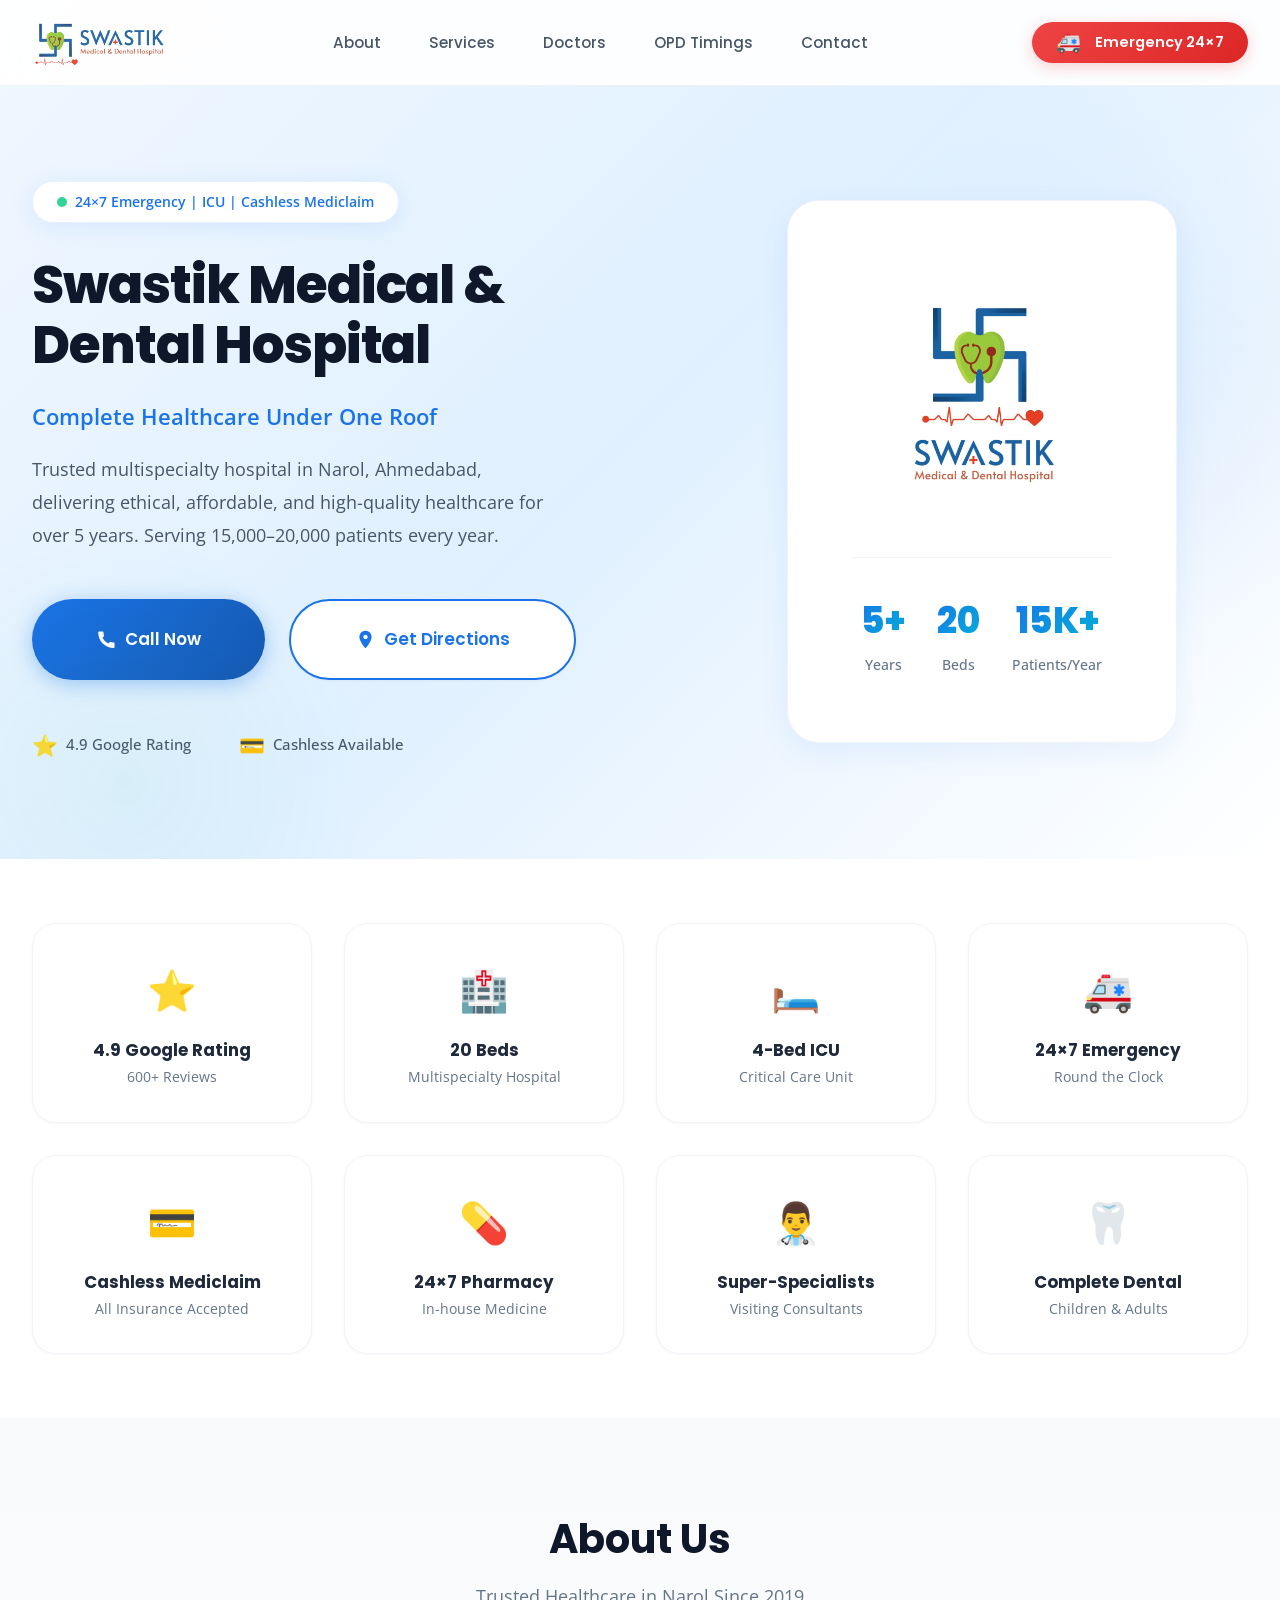
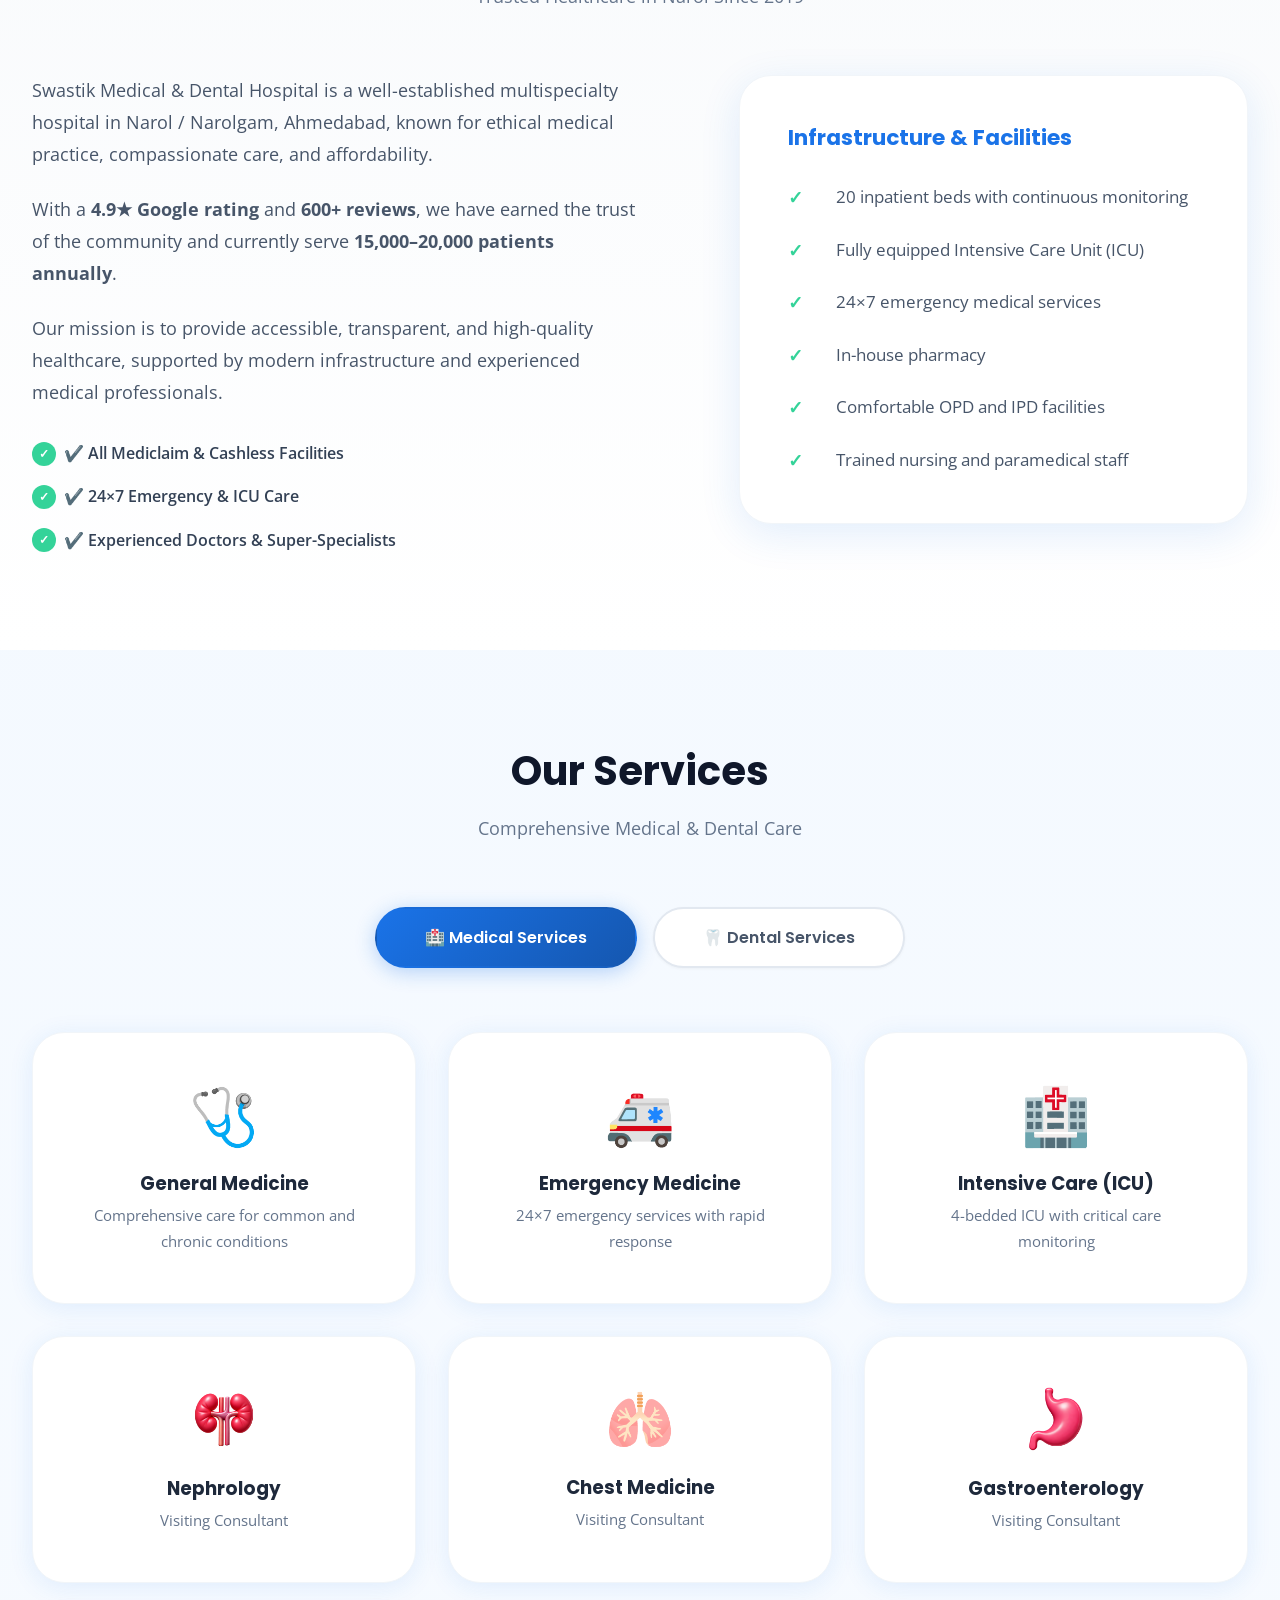
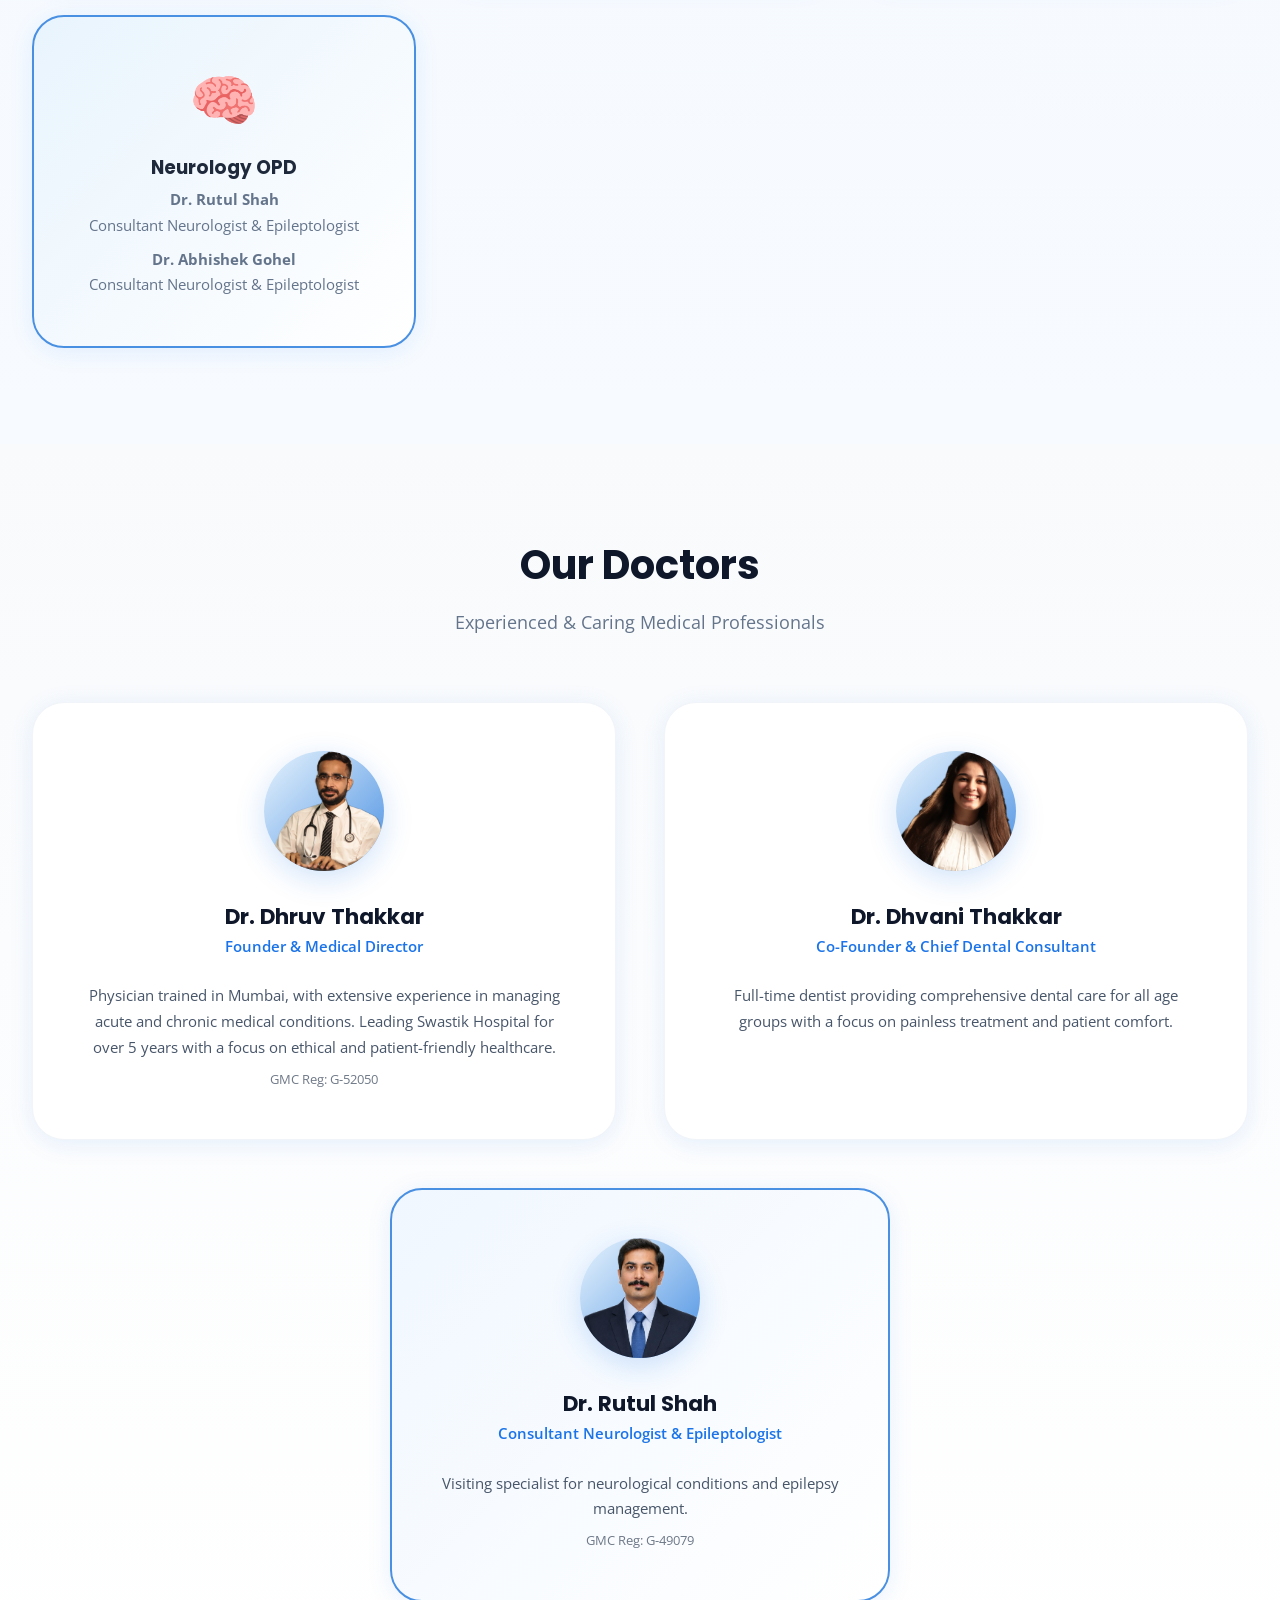
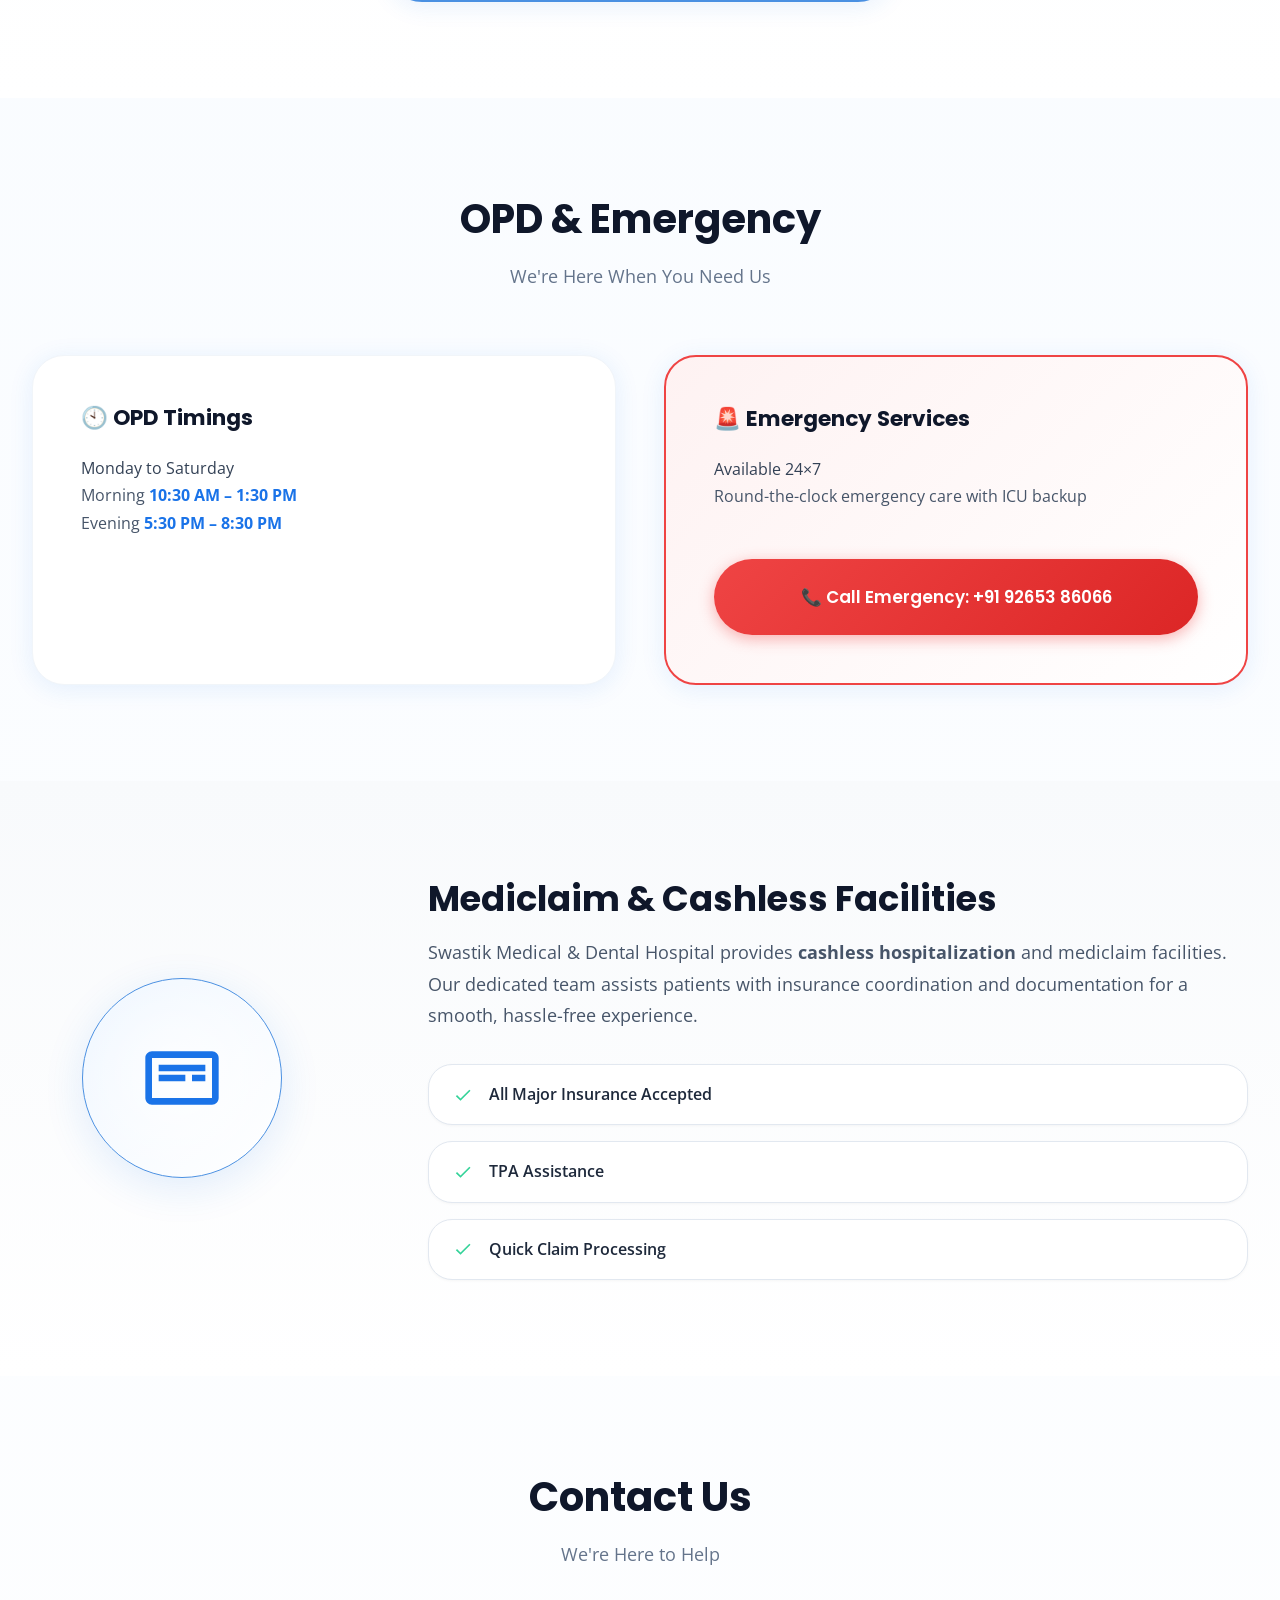
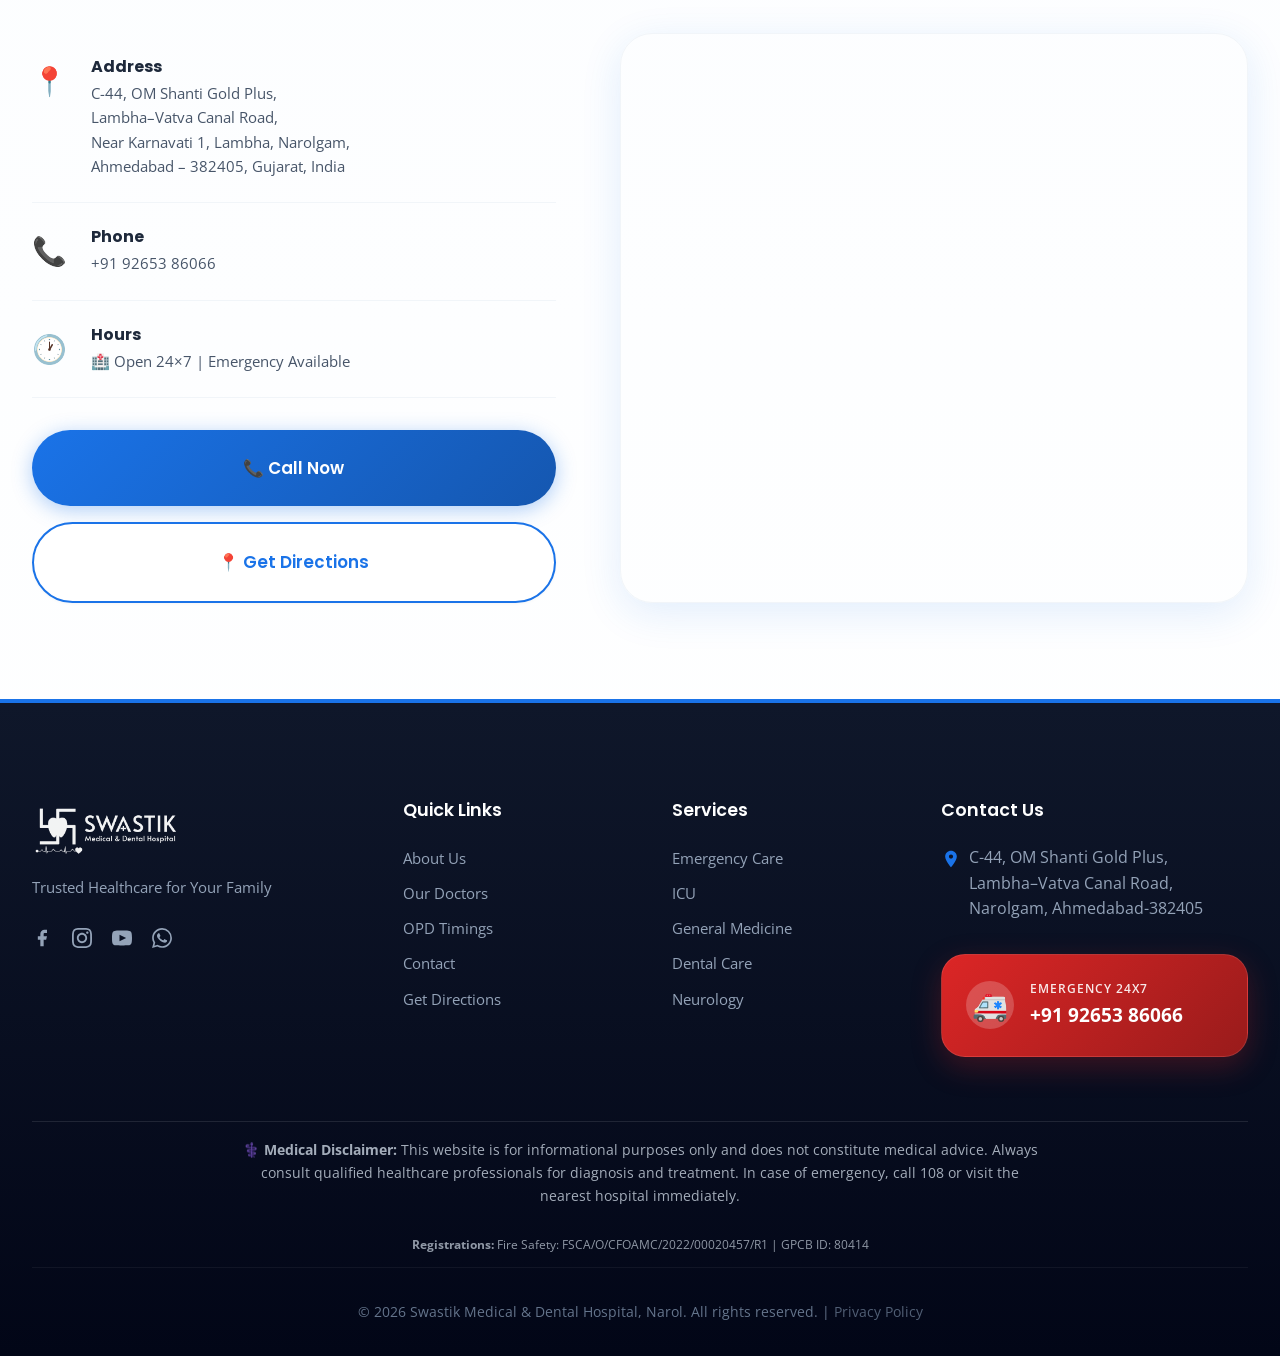
<file: index.html>
<!DOCTYPE html>
<html lang="en">

<head>
    <meta charset="UTF-8">
    <meta name="viewport" content="width=device-width, initial-scale=1.0, viewport-fit=cover">
    <meta name="description"
        content="Best multispecialty hospital in Narol, Ahmedabad offering 24×7 emergency, ICU, cashless mediclaim, and complete medical & dental services. Call now.">
    <meta name="keywords"
        content="hospital narol, multispecialty hospital ahmedabad, 24x7 emergency narol, ICU narol, dental hospital narol, swastik hospital, best hospital narolgam">
    <meta name="author" content="Swastik Medical & Dental Hospital">
    <meta name="robots" content="index, follow">
    <meta name="theme-color" content="#1E5AA8">
    <link rel="canonical" href="https://swastikhospitalnarol.com/">

    <!-- Open Graph -->
    <meta property="og:type" content="website">
    <meta property="og:url" content="https://swastikhospitalnarol.com/">
    <meta property="og:title" content="Swastik Medical & Dental Hospital Narol | 24×7 Emergency & Cashless Care">
    <meta property="og:description"
        content="Best multispecialty hospital in Narol, Ahmedabad offering 24×7 emergency, ICU, cashless mediclaim, and complete medical & dental services.">
    <meta property="og:image" content="https://swastikhospitalnarol.com/og-image.png">
    <meta property="og:image:width" content="1200">
    <meta property="og:image:height" content="630">
    <meta property="og:site_name" content="Swastik Hospital Narol">
    <meta property="og:locale" content="en_IN">

    <!-- Twitter Card -->
    <meta name="twitter:card" content="summary_large_image">
    <meta name="twitter:title" content="Swastik Medical & Dental Hospital Narol | 24×7 Emergency">
    <meta name="twitter:description"
        content="Trusted multispecialty hospital in Narol with ICU, emergency, dental care & cashless mediclaim.">
    <meta name="twitter:image" content="https://swastikhospitalnarol.com/og-image.png">

    <title>Swastik Medical & Dental Hospital Narol | 24×7 Emergency & Cashless Care</title>

    <!-- Structured Data -->
    <script type="application/ld+json">
    {
        "@context": "https://schema.org",
        "@type": "Hospital",
        "name": "Swastik Medical & Dental Hospital",
        "description": "Trusted multispecialty hospital in Narol, Ahmedabad offering 24×7 emergency, ICU care, and complete medical and dental treatment.",
        "url": "https://swastikhospitalnarol.com",
        "telephone": "+919265386066",
        "address": {
            "@type": "PostalAddress",
            "streetAddress": "C-44, OM Shanti Gold Plus, Lambha–Vatva Canal Road, Near Karnavati 1",
            "addressLocality": "Lambha, Narolgam",
            "addressRegion": "Gujarat",
            "postalCode": "382405",
            "addressCountry": "IN"
        },
        "geo": {
            "@type": "GeoCoordinates",
            "latitude": "22.9833",
            "longitude": "72.6167"
        },
        "openingHoursSpecification": [
            {
                "@type": "OpeningHoursSpecification",
                "dayOfWeek": ["Monday", "Tuesday", "Wednesday", "Thursday", "Friday", "Saturday"],
                "opens": "10:30",
                "closes": "13:30"
            },
            {
                "@type": "OpeningHoursSpecification",
                "dayOfWeek": ["Monday", "Tuesday", "Wednesday", "Thursday", "Friday", "Saturday"],
                "opens": "17:30",
                "closes": "20:30"
            }
        ],
        "medicalSpecialty": ["GeneralMedicine", "EmergencyMedicine", "Dentistry", "Neurology"],
        "aggregateRating": {
            "@type": "AggregateRating",
            "ratingValue": "4.9",
            "reviewCount": "600"
        }
    }
    </script>

    <link rel="preconnect" href="https://fonts.googleapis.com">
    <link rel="preconnect" href="https://fonts.gstatic.com" crossorigin>
    <link
        href="https://fonts.googleapis.com/css2?family=Poppins:wght@400;500;600;700;800&family=Open+Sans:wght@400;500;600&display=swap"
        rel="stylesheet">
    <link rel="stylesheet" href="styles.css">
    <link rel="manifest" href="manifest.json">
    <link rel="icon" type="image/png" href="/logo.png">
    <link rel="apple-touch-icon" href="/logo.png">
<script defer src="https://analytics.meowachat.cloud/script.js" data-website-id="fa480b90-1ec1-4cf1-b3d3-25d8d2c2351a"></script>
</head>

<body>
    <a href="#main-content" class="skip-link">Skip to main content</a>

    <!-- Header -->
    <header class="header" id="header">
        <div class="container header-content">
            <a href="#" class="logo" aria-label="Swastik Hospital Home">
                <img src="logo-transparent.png" alt="Swastik Medical & Dental Hospital" class="logo-img">
            </a>

            <nav class="nav" id="nav" aria-label="Main Navigation">
                <ul class="nav-list">
                    <li><a href="#about" class="nav-link">About</a></li>
                    <li><a href="#services" class="nav-link">Services</a></li>
                    <li><a href="#doctors" class="nav-link">Doctors</a></li>
                    <li><a href="#opd" class="nav-link">OPD Timings</a></li>
                    <li><a href="#contact" class="nav-link">Contact</a></li>
                </ul>
            </nav>

            <div class="header-controls">
                <a href="tel:+919265386066" class="btn btn-emergency-header">
                    <span class="btn-icon">🚑</span> Emergency 24×7
                </a>
                <button class="nav-toggle" aria-label="Menu" aria-expanded="false">
                    <span class="hamburger"></span>
                </button>
            </div>
        </div>
    </header>

    <main id="main-content">
        <!-- Hero Section -->
        <section class="hero">
            <div class="container hero-grid">
                <div class="hero-text-content">
                    <div class="hero-badge">
                        <span class="pulse-dot"></span>
                        <span>24×7 Emergency | ICU | Cashless Mediclaim</span>
                    </div>
                    <h1>Swastik Medical & Dental Hospital</h1>
                    <p class="hero-tagline">Complete Healthcare Under One Roof</p>
                    <p class="hero-lead">Trusted multispecialty hospital in Narol, Ahmedabad, delivering ethical,
                        affordable, and high-quality healthcare for over 5 years. Serving 15,000–20,000 patients every
                        year.</p>

                    <div class="hero-actions">
                        <a href="tel:+919265386066" class="btn btn-primary btn-lg">
                            <svg class="icon-svg" viewBox="0 0 24 24">
                                <path
                                    d="M20.01 15.38c-1.23 0-2.42-.2-3.53-.56a.977.977 0 00-1.01.24l-1.51 1.51a15.09 15.09 0 01-6.59-6.59l1.51-1.51a.977.977 0 00.24-1.01C8.74 6.37 8.54 5.18 8.54 3.95a1 1 0 00-1-1H3.5a1 1 0 00-1 1c0 9.75 7.95 17.7 17.7 17.7a1 1 0 001-1v-4.04a1 1 0 00-1-1.25z" />
                            </svg> Call Now
                        </a>
                        <a href="https://maps.google.com/?q=Swastik+Medical+Dental+Hospital+Narol+Ahmedabad"
                            target="_blank" class="btn btn-outline btn-lg">
                            <svg class="icon-svg" viewBox="0 0 24 24">
                                <path
                                    d="M12 2C8.13 2 5 5.13 5 9c0 5.25 7 13 7 13s7-7.75 7-13c0-3.87-3.13-7-7-7zm0 9.5c-1.38 0-2.5-1.12-2.5-2.5s1.12-2.5 2.5-2.5 2.5 1.12 2.5 2.5-1.12 2.5-2.5 2.5z" />
                            </svg> Get Directions
                        </a>
                    </div>

                    <div class="hero-trust-badges">
                        <div class="trust-badge">
                            <span class="badge-icon">⭐</span>
                            <span class="badge-text">4.9 Google Rating</span>
                        </div>
                        <div class="trust-badge">
                            <span class="badge-icon">💳</span>
                            <span class="badge-text">Cashless Available</span>
                        </div>
                    </div>
                </div>

                <div class="hero-visual">
                    <div class="hero-card">
                        <img src="logo.png" alt="Swastik Hospital Logo" class="hero-logo">
                        <div class="hero-stats">
                            <div class="stat-item">
                                <span class="stat-number">5+</span>
                                <span class="stat-label">Years</span>
                            </div>
                            <div class="stat-item">
                                <span class="stat-number">20</span>
                                <span class="stat-label">Beds</span>
                            </div>
                            <div class="stat-item">
                                <span class="stat-number">15K+</span>
                                <span class="stat-label">Patients/Year</span>
                            </div>
                        </div>
                    </div>
                </div>
            </div>
        </section>

        <!-- Highlights Section -->
        <section class="section highlights-section">
            <div class="container">
                <div class="highlights-grid">
                    <div class="highlight-card">
                        <span class="highlight-icon">⭐</span>
                        <h3>4.9 Google Rating</h3>
                        <p>600+ Reviews</p>
                    </div>
                    <div class="highlight-card">
                        <span class="highlight-icon">🏥</span>
                        <h3>20 Beds</h3>
                        <p>Multispecialty Hospital</p>
                    </div>
                    <div class="highlight-card">
                        <span class="highlight-icon">🛏️</span>
                        <h3>4-Bed ICU</h3>
                        <p>Critical Care Unit</p>
                    </div>
                    <div class="highlight-card">
                        <span class="highlight-icon">🚑</span>
                        <h3>24×7 Emergency</h3>
                        <p>Round the Clock</p>
                    </div>
                    <div class="highlight-card">
                        <span class="highlight-icon">💳</span>
                        <h3>Cashless Mediclaim</h3>
                        <p>All Insurance Accepted</p>
                    </div>
                    <div class="highlight-card">
                        <span class="highlight-icon">💊</span>
                        <h3>24×7 Pharmacy</h3>
                        <p>In-house Medicine</p>
                    </div>
                    <div class="highlight-card">
                        <span class="highlight-icon">👨‍⚕️</span>
                        <h3>Super-Specialists</h3>
                        <p>Visiting Consultants</p>
                    </div>
                    <div class="highlight-card">
                        <span class="highlight-icon">🦷</span>
                        <h3>Complete Dental</h3>
                        <p>Children & Adults</p>
                    </div>
                </div>
            </div>
        </section>

        <!-- About Section -->
        <section id="about" class="section section-alt">
            <div class="container">
                <div class="section-header">
                    <h2>About Us</h2>
                    <p>Trusted Healthcare in Narol Since 2019</p>
                </div>

                <div class="about-content">
                    <div class="about-text">
                        <p>Swastik Medical & Dental Hospital is a well-established multispecialty hospital in Narol /
                            Narolgam, Ahmedabad, known for ethical medical practice, compassionate care, and
                            affordability.</p>
                        <p>With a <strong>4.9★ Google rating</strong> and <strong>600+ reviews</strong>, we have earned
                            the trust of the community and currently serve <strong>15,000–20,000 patients
                                annually</strong>.</p>
                        <p>Our mission is to provide accessible, transparent, and high-quality healthcare, supported by
                            modern infrastructure and experienced medical professionals.</p>

                        <div class="about-checklist">
                            <div class="check-item">✔️ All Mediclaim & Cashless Facilities</div>
                            <div class="check-item">✔️ 24×7 Emergency & ICU Care</div>
                            <div class="check-item">✔️ Experienced Doctors & Super-Specialists</div>
                        </div>
                    </div>

                    <div class="about-facilities">
                        <h3>Infrastructure & Facilities</h3>
                        <ul class="facility-list">
                            <li>20 inpatient beds with continuous monitoring</li>
                            <li>Fully equipped Intensive Care Unit (ICU)</li>
                            <li>24×7 emergency medical services</li>
                            <li>In-house pharmacy</li>
                            <li>Comfortable OPD and IPD facilities</li>
                            <li>Trained nursing and paramedical staff</li>
                        </ul>
                    </div>
                </div>
            </div>
        </section>

        <!-- Services Section -->
        <section id="services" class="section">
            <div class="container">
                <div class="section-header">
                    <h2>Our Services</h2>
                    <p>Comprehensive Medical & Dental Care</p>
                </div>

                <div class="services-tabs">
                    <button class="tab-btn active" data-tab="medical">🏥 Medical Services</button>
                    <button class="tab-btn" data-tab="dental">🦷 Dental Services</button>
                </div>

                <div class="tab-content active" id="medical">
                    <div class="services-grid">
                        <div class="service-card">
                            <span class="service-icon">🩺</span>
                            <h4>General Medicine</h4>
                            <p>Comprehensive care for common and chronic conditions</p>
                        </div>
                        <div class="service-card">
                            <span class="service-icon">🚑</span>
                            <h4>Emergency Medicine</h4>
                            <p>24×7 emergency services with rapid response</p>
                        </div>
                        <div class="service-card">
                            <span class="service-icon">🏥</span>
                            <h4>Intensive Care (ICU)</h4>
                            <p>4-bedded ICU with critical care monitoring</p>
                        </div>
                        <div class="service-card">
                            <span class="service-icon"><img src="assets/kidney.png" alt="Kidney"
                                    class="emoji-icon"></span>
                            <h4>Nephrology</h4>
                            <p>Visiting Consultant</p>
                        </div>
                        <div class="service-card">
                            <span class="service-icon">🫁</span>
                            <h4>Chest Medicine</h4>
                            <p>Visiting Consultant</p>
                        </div>
                        <div class="service-card">
                            <span class="service-icon"><img src="assets/stomach.png" alt="Stomach"
                                    class="emoji-icon"></span>
                            <h4>Gastroenterology</h4>
                            <p>Visiting Consultant</p>
                        </div>
                        <div class="service-card service-card-featured">
                            <span class="service-icon">🧠</span>
                            <h4>Neurology OPD</h4>
                            <p><strong>Dr. Rutul Shah</strong><br>Consultant Neurologist & Epileptologist</p>
                            <p style="margin-top: 0.5rem;"><strong>Dr. Abhishek Gohel</strong><br>Consultant Neurologist
                                & Epileptologist</p>
                        </div>
                    </div>
                </div>
            </div>
            </div>
            </div>
            </div>

            <div class="tab-content" id="dental">
                <div class="dental-intro">
                    <h3>Complete Dental Care Under One Roof</h3>
                    <p>Led by <strong>Dr. Dhvani Thakkar</strong>, co-owner and full-time dental consultant, we
                        provide comprehensive dental care for pediatric and adult patients.</p>
                </div>
                <div class="services-grid">
                    <div class="service-card">
                        <span class="service-icon">👶</span>
                        <h4>Pediatric Dentistry</h4>
                        <p>Gentle care for children's dental health</p>
                    </div>
                    <div class="service-card">
                        <span class="service-icon">🛡️</span>
                        <h4>Preventive Care</h4>
                        <p>Cleanings, sealants, and fluoride treatments</p>
                    </div>
                    <div class="service-card">
                        <span class="service-icon">🦷</span>
                        <h4>Dental Fillings</h4>
                        <p>Restorations for cavities and damage</p>
                    </div>
                    <div class="service-card">
                        <span class="service-icon">🔧</span>
                        <h4>Root Canal Treatment</h4>
                        <p>Painless endodontic procedures</p>
                    </div>
                    <div class="service-card">
                        <span class="service-icon">✨</span>
                        <h4>Cosmetic Dentistry</h4>
                        <p>Whitening and smile makeovers</p>
                    </div>
                    <div class="service-card">
                        <span class="service-icon">🏥</span>
                        <h4>Oral Surgery</h4>
                        <p>Minor surgical procedures</p>
                    </div>
                </div>
                <p class="dental-note">Our focus is on <strong>painless treatment</strong>, hygiene, and long-term
                    oral health.</p>
            </div>
            </div>
        </section>

        <!-- Doctors Section -->
        <section id="doctors" class="section section-alt">
            <div class="container">
                <div class="section-header">
                    <h2>Our Doctors</h2>
                    <p>Experienced & Caring Medical Professionals</p>
                </div>

                <div class="doctors-grid">
                    <div class="doctor-card">
                        <div class="doctor-avatar">
                            <img src="assets/dr-dhruv.png" alt="Dr. Dhruv Thakkar" class="doctor-img">
                        </div>
                        <div class="doctor-info">
                            <h3>Dr. Dhruv Thakkar</h3>
                            <p class="doctor-role">Founder & Medical Director</p>
                            <p class="doctor-bio">Physician trained in Mumbai, with extensive experience in managing
                                acute
                                and chronic medical conditions. Leading Swastik Hospital for over 5 years with a focus
                                on
                                ethical and patient-friendly healthcare.</p>
                            <p style="font-size:0.8rem;opacity:0.7;margin-top:0.5rem;">GMC Reg: G-52050</p>
                        </div>
                    </div>

                    <div class="doctor-card">
                        <div class="doctor-avatar">
                            <img src="assets/dr-dhvani.png" alt="Dr. Dhvani Thakkar" class="doctor-img">
                        </div>
                        <div class="doctor-info">
                            <h3>Dr. Dhvani Thakkar</h3>
                            <p class="doctor-role">Co-Founder & Chief Dental Consultant</p>
                            <p class="doctor-bio">Full-time dentist providing comprehensive dental care for all age
                                groups
                                with a focus on painless treatment and patient comfort.</p>
                        </div>
                    </div>

                    <div class="doctor-card doctor-card-visiting">
                        <div class="doctor-avatar">
                            <img src="assets/dr-rutul.png" alt="Dr. Rutul Shah" class="doctor-img">
                        </div>
                        <div class="doctor-info">
                            <h3>Dr. Rutul Shah</h3>
                            <p class="doctor-role">Consultant Neurologist & Epileptologist</p>
                            <p class="doctor-bio">Visiting specialist for neurological conditions and epilepsy
                                management.
                            </p>
                            <p style="font-size:0.8rem;opacity:0.7;margin-top:0.5rem;">GMC Reg: G-49079</p>
                        </div>
                    </div>


                </div>
            </div>
        </section>

        <!-- OPD Timings Section -->
        <section id="opd" class="section">
            <div class="container">
                <div class="section-header">
                    <h2>OPD & Emergency</h2>
                    <p>We're Here When You Need Us</p>
                </div>

                <div class="opd-grid">
                    <div class="opd-card">
                        <h3>🕙 OPD Timings</h3>
                        <p class="opd-days">Monday to Saturday</p>
                        <div class="opd-times">
                            <div class="time-slot">
                                <span class="time-label">Morning</span>
                                <span class="time-value">10:30 AM – 1:30 PM</span>
                            </div>
                            <div class="time-slot">
                                <span class="time-label">Evening</span>
                                <span class="time-value">5:30 PM – 8:30 PM</span>
                            </div>
                        </div>
                    </div>

                    <div class="opd-card emergency-card">
                        <h3>🚨 Emergency Services</h3>
                        <p class="emergency-text">Available 24×7</p>
                        <p class="emergency-note">Round-the-clock emergency care with ICU backup</p>
                        <a href="tel:+919265386066" class="btn btn-emergency btn-full">
                            📞 Call Emergency: +91 92653 86066
                        </a>
                    </div>
                </div>
            </div>
        </section>

        <!-- Mediclaim Section -->
        <section class="section section-alt">
            <div class="container">
                <div class="mediclaim-content">
                    <div class="mediclaim-visual">
                        <div class="mediclaim-icon-large">
                            <svg class="icon-svg" viewBox="0 0 24 24">
                                <path
                                    d="M21 4H3c-1.11 0-2 .89-2 2v12c0 1.11.89 2 2 2h18c1.11 0 2-.89 2-2V6c0-1.11-.89-2-2-2zm0 14H3V6h18v12zm-2-7h-4v2h4v-2zm-6 0H5v2h8v-2zM5 8h14v2H5V8z" />
                            </svg>
                        </div>
                    </div>
                    <div class="mediclaim-info">
                        <h2>Mediclaim & Cashless Facilities</h2>
                        <p>Swastik Medical & Dental Hospital provides <strong>cashless hospitalization</strong> and
                            mediclaim facilities. Our dedicated team assists patients with insurance coordination and
                            documentation for a smooth, hassle-free experience.</p>
                        <div class="mediclaim-badges">
                            <span class="badge">
                                <svg class="icon-svg" viewBox="0 0 24 24">
                                    <path d="M9 16.17L4.83 12l-1.42 1.41L9 19 21 7l-1.41-1.41z" />
                                </svg> All Major Insurance Accepted
                            </span>
                            <span class="badge">
                                <svg class="icon-svg" viewBox="0 0 24 24">
                                    <path d="M9 16.17L4.83 12l-1.42 1.41L9 19 21 7l-1.41-1.41z" />
                                </svg> TPA Assistance
                            </span>
                            <span class="badge">
                                <svg class="icon-svg" viewBox="0 0 24 24">
                                    <path d="M9 16.17L4.83 12l-1.42 1.41L9 19 21 7l-1.41-1.41z" />
                                </svg> Quick Claim Processing
                            </span>
                        </div>
                    </div>
                </div>
            </div>
        </section>

        <!-- Contact Section -->
        <section id="contact" class="section">
            <div class="container">
                <div class="section-header">
                    <h2>Contact Us</h2>
                    <p>We're Here to Help</p>
                </div>

                <div class="contact-grid">
                    <div class="contact-info">
                        <div class="contact-item">
                            <span class="contact-icon">📍</span>
                            <div>
                                <h4>Address</h4>
                                <p>C-44, OM Shanti Gold Plus,<br>
                                    Lambha–Vatva Canal Road,<br>
                                    Near Karnavati 1, Lambha, Narolgam,<br>
                                    Ahmedabad – 382405, Gujarat, India</p>
                            </div>
                        </div>

                        <div class="contact-item">
                            <span class="contact-icon">📞</span>
                            <div>
                                <h4>Phone</h4>
                                <p><a href="tel:+919265386066">+91 92653 86066</a></p>
                            </div>
                        </div>

                        <div class="contact-item">
                            <span class="contact-icon">🕐</span>
                            <div>
                                <h4>Hours</h4>
                                <p>🏥 Open 24×7 | Emergency Available</p>
                            </div>
                        </div>

                        <div class="contact-actions">
                            <a href="tel:+919265386066" class="btn btn-primary btn-lg btn-full">
                                📞 Call Now
                            </a>
                            <a href="https://maps.google.com/?q=Swastik+Medical+Dental+Hospital+Narol+Ahmedabad"
                                target="_blank" class="btn btn-outline btn-lg btn-full">
                                📍 Get Directions
                            </a>
                        </div>
                    </div>

                    <div class="contact-map">
                        <iframe
                            src="https://www.google.com/maps/embed?pb=!1m18!1m12!1m3!1d3674.116273118986!2d72.59645569999999!3d22.945944600000004!2m3!1f0!2f0!3f0!3m2!1i1024!2i768!4f13.1!3m3!1m2!1s0x395e8fb713d9fe31%3A0x1d9bd4d22f8c9604!2sSwastik%20medical%20and%20dental%20hospital!5e0!3m2!1sen!2sin!4v1770004696988!5m2!1sen!2sin"
                            width="100%" height="400" style="border:0; border-radius: 16px;" allowfullscreen=""
                            loading="lazy" title="Swastik Hospital Location"
                            referrerpolicy="no-referrer-when-downgrade">
                        </iframe>
                    </div>
                </div>
            </div>
        </section>
    </main>

    <!-- Footer -->
    <footer class="footer">
        <div class="container">
            <div class="footer-content">
                <div class="footer-brand">
                    <img src="logo-transparent.png" alt="Swastik Hospital" class="footer-logo">
                    <p>Trusted Healthcare for Your Family</p>
                    <div class="footer-socials">
                        <a href="https://www.facebook.com/swatikdentalandmaxillofacialclinic" target="_blank"
                            aria-label="Facebook" class="social-link">
                            <svg class="icon-svg" viewBox="0 0 24 24">
                                <path d="M18 2h-3a5 5 0 00-5 5v3H7v4h3v8h4v-8h3l1-4h-4V7a1 1 0 011-1h3z" />
                            </svg>
                        </a>
                        <a href="https://www.instagram.com/swastikmdhospital/" target="_blank" aria-label="Instagram"
                            class="social-link">
                            <svg class="icon-svg" viewBox="0 0 24 24">
                                <path
                                    d="M12 2.163c3.204 0 3.584.012 4.85.07 3.252.148 4.771 1.691 4.919 4.919.058 1.265.069 1.645.069 4.849 0 3.205-.012 3.584-.069 4.849-.149 3.225-1.664 4.771-4.919 4.919-1.266.058-1.644.07-4.85.07-3.204 0-3.584-.012-4.849-.07-3.26-.149-4.771-1.699-4.919-4.92-.058-1.265-.07-1.644-.07-4.849 0-3.204.013-3.583.07-4.849.149-3.227 1.664-4.771 4.919-4.919 1.266-.057 1.645-.069 4.849-.069zm0-2.163c-3.259 0-3.667.014-4.947.072-4.358.2-6.78 2.618-6.98 6.98-.059 1.281-.073 1.689-.073 4.948 0 3.259.014 3.668.072 4.948.2 4.358 2.618 6.78 6.98 6.98 1.281.058 1.689.072 4.948.072 3.259 0 3.668-.014 4.948-.072 4.354-.2 6.782-2.618 6.979-6.98.059-1.28.073-1.689.073-4.948 0-3.259-.014-3.667-.072-4.947-.196-4.354-2.617-6.78-6.979-6.98-1.281-.059-1.69-.073-4.949-.073zm0 5.838c-3.403 0-6.162 2.759-6.162 6.162s2.759 6.163 6.162 6.163 6.162-2.759 6.162-6.163c0-3.403-2.759-6.162-6.162-6.162zm0 10.162c-2.209 0-4-1.79-4-4 0-2.209 1.791-4 4-4s4 1.791 4 4c0 2.21-1.791 4-4 4zm6.406-11.845c-.796 0-1.441.645-1.441 1.44s.645 1.44 1.441 1.44c.795 0 1.439-.645 1.439-1.44s-.644-1.44-1.439-1.44z" />
                            </svg>
                        </a>
                        <a href="https://www.youtube.com/@swastikdentalandmaxillofac6097" target="_blank"
                            aria-label="YouTube" class="social-link">
                            <svg class="icon-svg" viewBox="0 0 24 24">
                                <path
                                    d="M19.615 3.184c-3.604-.246-11.631-.245-15.23 0-3.897.266-4.356 2.62-4.385 8.816.029 6.185.484 8.549 4.385 8.816 3.6.245 11.626.246 15.23 0 3.897-.266 4.356-2.62 4.385-8.816-.029-6.185-.484-8.549-4.385-8.816zm-10.615 12.816v-8l8 3.993-8 4.007z" />
                            </svg>
                        </a>
                        <a href="#" aria-label="WhatsApp" class="social-link">
                            <svg class="icon-svg" viewBox="0 0 24 24">
                                <path
                                    d="M17.472 14.382c-.297-.149-1.758-.867-2.03-.967-.273-.099-.471-.148-.67.15-.197.297-.767.966-.94 1.164-.173.199-.347.223-.644.075-.297-.15-1.255-.463-2.39-1.475-.883-.788-1.48-1.761-1.653-2.059-.173-.297-.018-.458.13-.606.134-.133.298-.347.446-.52.149-.174.198-.298.298-.497.099-.198.05-.371-.025-.52-.075-.149-.669-1.612-.916-2.207-.242-.579-.487-.5-.669-.51-.173-.008-.371-.01-.57-.01-.198 0-.52.074-.792.372-.272.297-1.04 1.016-1.04 2.479 0 1.462 1.065 2.875 1.213 3.074.149.198 2.096 3.2 5.077 4.487.709.306 1.262.489 1.694.625.712.227 1.36.195 1.871.118.571-.085 1.758-.719 2.006-1.413.248-.694.248-1.289.173-1.413-.074-.124-.272-.198-.57-.347m-5.421 7.403h-.004a9.87 9.87 0 01-5.031-1.378l-.361-.214-3.741.982.998-3.648-.235-.374a9.86 9.86 0 01-1.51-5.26c.001-5.45 4.436-9.884 9.888-9.884 2.64 0 5.122 1.03 6.988 2.898a9.825 9.825 0 012.893 6.994c-.003 5.45-4.437 9.884-9.885 9.884m8.413-18.297A11.815 11.815 0 0012.05 0C5.495 0 .16 5.335.157 11.892c0 2.096.547 4.142 1.588 5.945L.057 24l6.305-1.654a11.882 11.882 0 005.683 1.448h.005c6.554 0 11.89-5.335 11.893-11.893a11.821 11.821 0 00-3.48-8.413z" />
                            </svg>
                        </a>
                    </div>
                </div>

                <div class="footer-links">
                    <h4 class="footer-heading">Quick Links <span class="accordion-toggle">+</span></h4>
                    <ul class="footer-list">
                        <li><a href="#about">About Us</a></li>
                        <li><a href="#doctors">Our Doctors</a></li>
                        <li><a href="#opd">OPD Timings</a></li>
                        <li><a href="#contact">Contact</a></li>
                        <li><a href="https://maps.app.goo.gl/r61vui33X9PkhpsL6" target="_blank">Get Directions</a></li>
                    </ul>
                </div>

                <div class="footer-services">
                    <h4 class="footer-heading">Services <span class="accordion-toggle">+</span></h4>
                    <ul class="footer-list">
                        <li><a href="#opd">Emergency Care</a></li>
                        <li><a href="#about">ICU</a></li>
                        <li><a href="#services">General Medicine</a></li>
                        <li><a href="#services">Dental Care</a></li>
                        <li><a href="#services">Neurology</a></li>
                    </ul>
                </div>

                <div class="footer-contact-col">
                    <h4 class="footer-heading">Contact Us</h4>
                    <address class="footer-address">
                        <svg class="icon-svg" viewBox="0 0 24 24">
                            <path
                                d="M12 2C8.13 2 5 5.13 5 9c0 5.25 7 13 7 13s7-7.75 7-13c0-3.87-3.13-7-7-7zm0 9.5c-1.38 0-2.5-1.12-2.5-2.5s1.12-2.5 2.5-2.5 2.5 1.12 2.5 2.5-1.12 2.5-2.5 2.5z" />
                        </svg>
                        <span>
                            C-44, OM Shanti Gold Plus,<br>
                            Lambha–Vatva Canal Road,<br>
                            Narolgam, Ahmedabad-382405
                        </span>
                    </address>

                    <div class="footer-emergency-card">
                        <div class="emergency-icon-footer">
                            <span style="font-size: 1.8rem;">🚑</span>
                        </div>
                        <div class="emergency-text-footer">
                            <span class="emergency-label">Emergency 24x7</span>
                            <a href="tel:+919265386066" class="emergency-link">+91 92653 86066</a>
                        </div>
                    </div>
                </div>
            </div>

            <div class="footer-disclaimer" style="padding:1rem 0;margin-top:1rem;border-top:1px solid rgba(255,255,255,0.1);text-align:center;">
                <p style="font-size:0.85rem;opacity:0.8;max-width:800px;margin:0 auto;"><strong>⚕️ Medical Disclaimer:</strong> This website is for informational purposes only and does not constitute medical advice. Always consult qualified healthcare professionals for diagnosis and treatment. In case of emergency, call 108 or visit the nearest hospital immediately.</p>
            </div>

            <div class="footer-registrations" style="padding:0.75rem 0;text-align:center;font-size:0.75rem;opacity:0.7;">
                <p style="margin:0;">
                    <strong>Registrations:</strong> 
                    Fire Safety: FSCA/O/CFOAMC/2022/00020457/R1 | 
                    GPCB ID: 80414
                </p>
            </div>

            <div class="footer-bottom">
                <p>© 2026 Swastik Medical & Dental Hospital, Narol. All rights reserved. | <a href="/privacy-policy.html" style="color:inherit;opacity:0.8;">Privacy Policy</a></p>
            </div>
        </div>
    </footer>

    <!-- Mobile Action Bar -->
    <div class="mobile-actions">
        <div class="action-buttons">
            <a href="tel:+919265386066" class="action-btn action-btn-call">
                <svg class="icon-svg" viewBox="0 0 24 24">
                    <path
                        d="M20.01 15.38c-1.23 0-2.42-.2-3.53-.56a.977.977 0 00-1.01.24l-1.51 1.51a15.09 15.09 0 01-6.59-6.59l1.51-1.51a.977.977 0 00.24-1.01C8.74 6.37 8.54 5.18 8.54 3.95a1 1 0 00-1-1H3.5a1 1 0 00-1 1c0 9.75 7.95 17.7 17.7 17.7a1 1 0 001-1v-4.04a1 1 0 00-1-1.25z" />
                </svg> Call
            </a>
            <a href="https://maps.app.goo.gl/r61vui33X9PkhpsL6" target="_blank"
                class="action-btn action-btn-directions">
                <svg class="icon-svg" viewBox="0 0 24 24">
                    <path
                        d="M12 2C8.13 2 5 5.13 5 9c0 5.25 7 13 7 13s7-7.75 7-13c0-3.87-3.13-7-7-7zm0 9.5c-1.38 0-2.5-1.12-2.5-2.5s1.12-2.5 2.5-2.5 2.5 1.12 2.5 2.5-1.12 2.5-2.5 2.5z" />
                </svg> Directions
            </a>
            <a href="tel:+919265386066" class="action-btn action-btn-emergency">
                <span class="icon">🚑</span> Emergency
            </a>
        </div>
    </div>

    <script src="script.js"></script>

    <!-- Smooth Scroll & Reveal (Mobile Optimized) -->
    <style>
        html { scroll-behavior: smooth; }
        .scroll-reveal { opacity: 0; transform: translateY(20px); transition: opacity 0.6s ease-out, transform 0.6s ease-out; }
        .scroll-reveal.revealed { opacity: 1; transform: translateY(0); }
        
        /* Only enable parallax on desktop */
        @media (min-width: 769px) and (prefers-reduced-motion: no-preference) {
            .hero-text-content, .hero-visual { 
                will-change: transform, opacity;
                transition: transform 0.15s linear, opacity 0.15s linear; 
            }
        }
    </style>

    <script>
    (function() {
        'use strict';
        
        // Only run parallax on desktop
        const isMobile = window.innerWidth < 769 || 'ontouchstart' in window;
        const prefersReducedMotion = window.matchMedia('(prefers-reduced-motion: reduce)').matches;
        
        const revealElements = document.querySelectorAll('.highlight-card, .service-card, .doctor-card, .testimonial-card, .about-card, .opd-card, .feature-card');
        revealElements.forEach(el => el.classList.add('scroll-reveal'));
        
        // Simple reveal on scroll (works everywhere)
        const observer = new IntersectionObserver((entries) => {
            entries.forEach(entry => {
                if (entry.isIntersecting) {
                    entry.target.classList.add('revealed');
                }
            });
        }, { threshold: 0.1, rootMargin: '0px 0px -50px 0px' });
        
        revealElements.forEach(el => observer.observe(el));
        
        // Parallax only on desktop (no touch)
        if (!isMobile && !prefersReducedMotion) {
            const heroText = document.querySelector('.hero-text-content');
            const heroVisual = document.querySelector('.hero-visual');
            let ticking = false;
            
            function updateParallax() {
                const scrolled = window.pageYOffset;
                const windowHeight = window.innerHeight;
                
                if (scrolled < windowHeight) {
                    if (heroText) {
                        heroText.style.transform = `translateY(${scrolled * 0.2}px)`;
                        heroText.style.opacity = Math.max(0, 1 - (scrolled / (windowHeight * 0.8)));
                    }
                    if (heroVisual) {
                        heroVisual.style.transform = `translateY(${scrolled * 0.1}px)`;
                    }
                }
                ticking = false;
            }
            
            window.addEventListener('scroll', () => {
                if (!ticking) {
                    requestAnimationFrame(updateParallax);
                    ticking = true;
                }
            }, { passive: true });
        }
    })();
    </script>
</body>

</html>
</file>
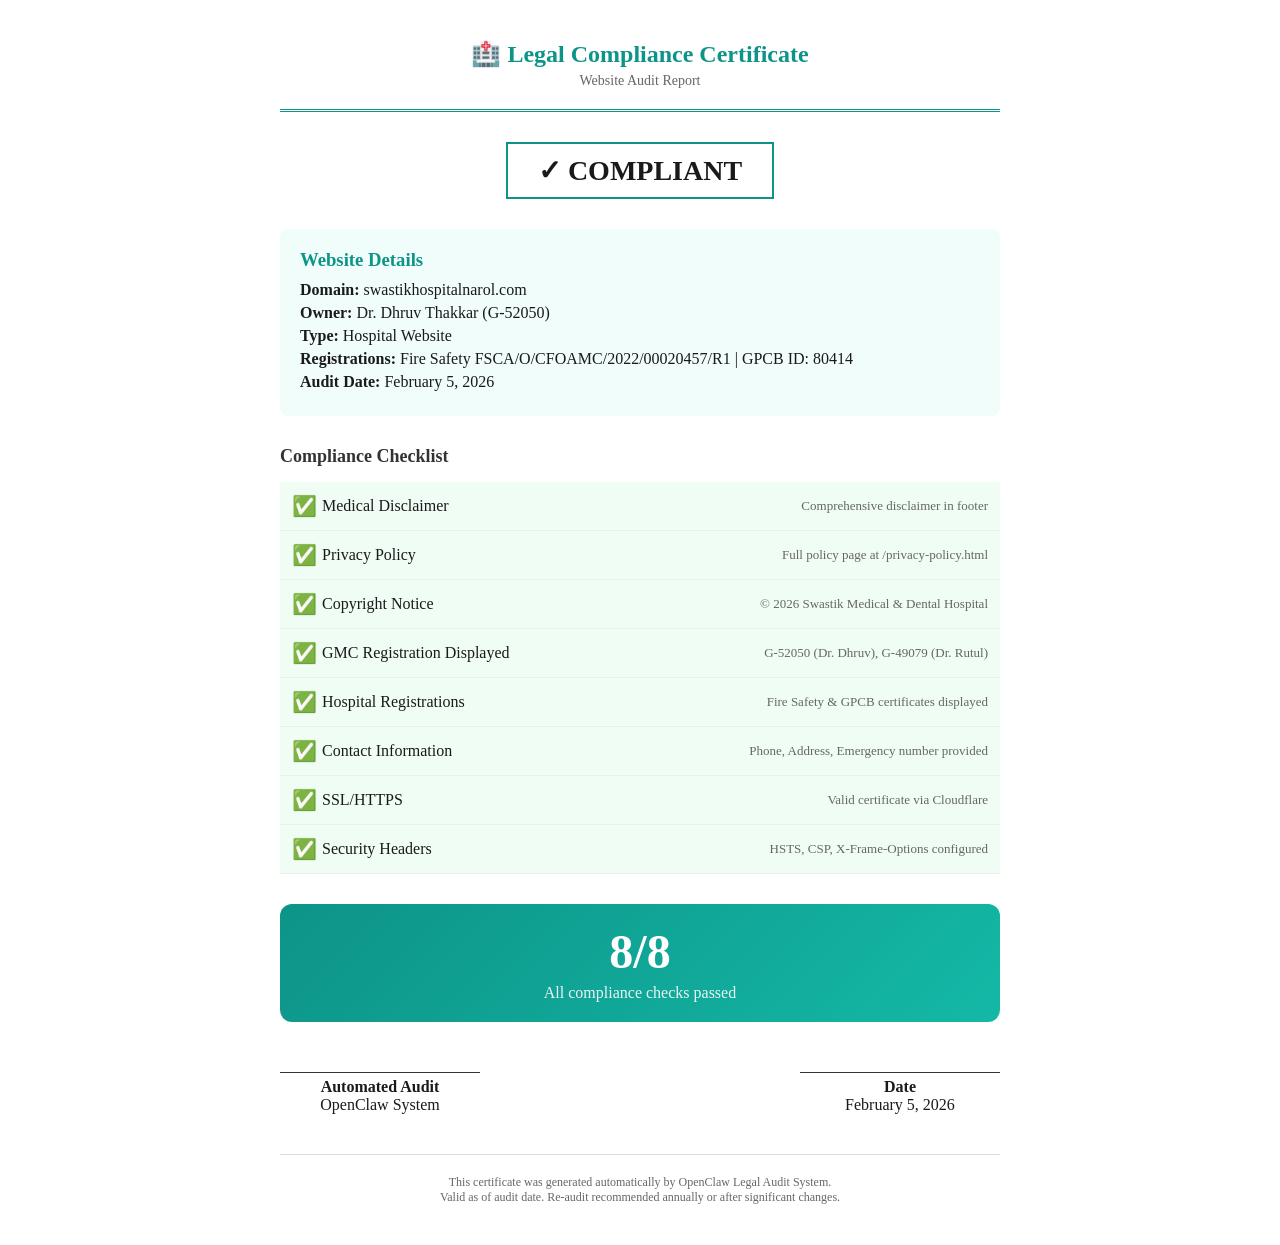
<file: legal-compliance-certificate.html>
<!DOCTYPE html>
<html lang="en">
<head>
    <meta charset="UTF-8">
    <meta name="viewport" content="width=device-width, initial-scale=1.0">
    <title>Legal Compliance Certificate - swastikhospitalnarol.com</title>
    <style>
        @media print { body { -webkit-print-color-adjust: exact; print-color-adjust: exact; } }
        * { margin: 0; padding: 0; box-sizing: border-box; }
        body { font-family: 'Georgia', serif; background: white; color: #1a1a1a; padding: 40px; max-width: 800px; margin: 0 auto; }
        .header { text-align: center; border-bottom: 3px double #0d9488; padding-bottom: 20px; margin-bottom: 30px; }
        .header h1 { color: #0d9488; font-size: 24px; margin-bottom: 5px; }
        .header p { color: #666; font-size: 14px; }
        .certificate-title { text-align: center; margin: 30px 0; }
        .certificate-title h2 { font-size: 28px; color: #1a1a1a; border: 2px solid #0d9488; display: inline-block; padding: 10px 30px; }
        .site-info { background: #f0fdfa; padding: 20px; border-radius: 8px; margin: 20px 0; }
        .site-info h3 { color: #0d9488; margin-bottom: 10px; }
        .site-info p { margin: 5px 0; }
        .checklist { margin: 30px 0; }
        .checklist h3 { color: #333; margin-bottom: 15px; font-size: 18px; }
        .check-item { display: flex; align-items: center; padding: 12px; border-bottom: 1px solid #eee; }
        .check-item.pass { background: #f0fdf4; }
        .check-item .status { width: 30px; font-size: 20px; }
        .check-item .label { flex: 1; font-weight: 500; }
        .check-item .detail { color: #666; font-size: 13px; }
        .score { text-align: center; margin: 30px 0; padding: 20px; background: linear-gradient(135deg, #0d9488, #14b8a6); color: white; border-radius: 12px; }
        .score h3 { font-size: 48px; margin-bottom: 5px; }
        .score p { opacity: 0.9; }
        .footer { margin-top: 40px; padding-top: 20px; border-top: 1px solid #ddd; text-align: center; color: #666; font-size: 12px; }
        .signature { margin-top: 40px; display: flex; justify-content: space-between; }
        .signature div { text-align: center; }
        .signature .line { width: 200px; border-top: 1px solid #333; margin: 10px auto 5px; }
    </style>
</head>
<body>
    <div class="header">
        <h1>🏥 Legal Compliance Certificate</h1>
        <p>Website Audit Report</p>
    </div>

    <div class="certificate-title">
        <h2>✓ COMPLIANT</h2>
    </div>

    <div class="site-info">
        <h3>Website Details</h3>
        <p><strong>Domain:</strong> swastikhospitalnarol.com</p>
        <p><strong>Owner:</strong> Dr. Dhruv Thakkar (G-52050)</p>
        <p><strong>Type:</strong> Hospital Website</p>
        <p><strong>Registrations:</strong> Fire Safety FSCA/O/CFOAMC/2022/00020457/R1 | GPCB ID: 80414</p>
        <p><strong>Audit Date:</strong> February 5, 2026</p>
    </div>

    <div class="checklist">
        <h3>Compliance Checklist</h3>
        
        <div class="check-item pass">
            <span class="status">✅</span>
            <span class="label">Medical Disclaimer</span>
            <span class="detail">Comprehensive disclaimer in footer</span>
        </div>
        
        <div class="check-item pass">
            <span class="status">✅</span>
            <span class="label">Privacy Policy</span>
            <span class="detail">Full policy page at /privacy-policy.html</span>
        </div>
        
        <div class="check-item pass">
            <span class="status">✅</span>
            <span class="label">Copyright Notice</span>
            <span class="detail">© 2026 Swastik Medical & Dental Hospital</span>
        </div>
        
        <div class="check-item pass">
            <span class="status">✅</span>
            <span class="label">GMC Registration Displayed</span>
            <span class="detail">G-52050 (Dr. Dhruv), G-49079 (Dr. Rutul)</span>
        </div>
        
        <div class="check-item pass">
            <span class="status">✅</span>
            <span class="label">Hospital Registrations</span>
            <span class="detail">Fire Safety & GPCB certificates displayed</span>
        </div>
        
        <div class="check-item pass">
            <span class="status">✅</span>
            <span class="label">Contact Information</span>
            <span class="detail">Phone, Address, Emergency number provided</span>
        </div>
        
        <div class="check-item pass">
            <span class="status">✅</span>
            <span class="label">SSL/HTTPS</span>
            <span class="detail">Valid certificate via Cloudflare</span>
        </div>
        
        <div class="check-item pass">
            <span class="status">✅</span>
            <span class="label">Security Headers</span>
            <span class="detail">HSTS, CSP, X-Frame-Options configured</span>
        </div>
    </div>

    <div class="score">
        <h3>8/8</h3>
        <p>All compliance checks passed</p>
    </div>

    <div class="signature">
        <div>
            <div class="line"></div>
            <p><strong>Automated Audit</strong></p>
            <p>OpenClaw System</p>
        </div>
        <div>
            <div class="line"></div>
            <p><strong>Date</strong></p>
            <p>February 5, 2026</p>
        </div>
    </div>

    <div class="footer">
        <p>This certificate was generated automatically by OpenClaw Legal Audit System.</p>
        <p>Valid as of audit date. Re-audit recommended annually or after significant changes.</p>
    </div>
</body>
</html>
</file>
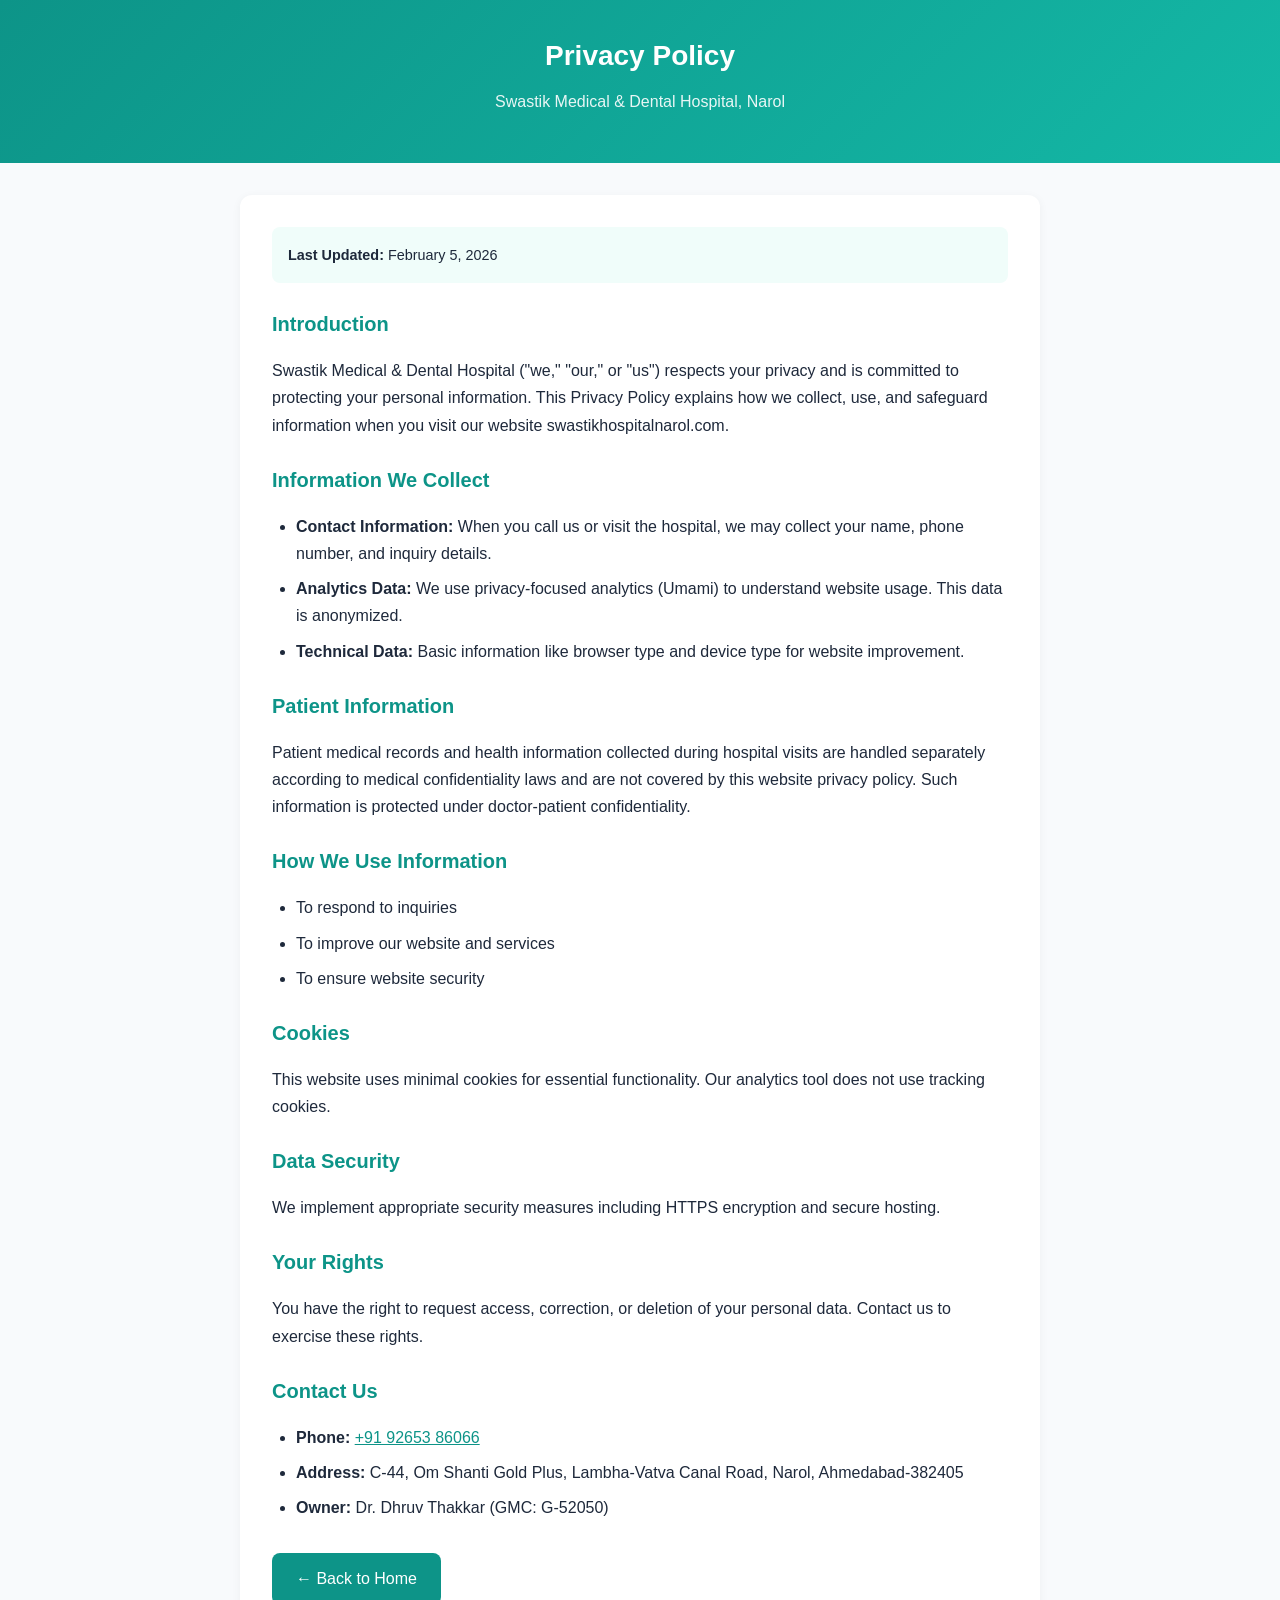
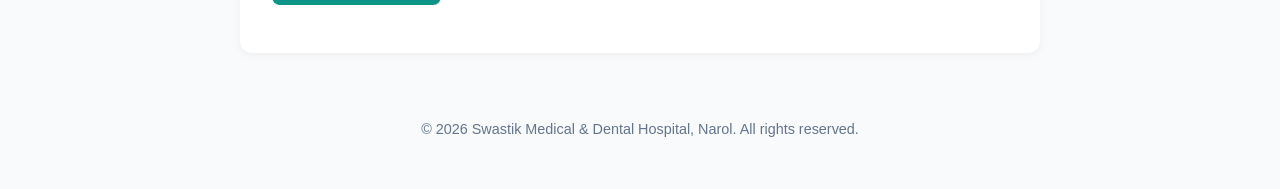
<file: privacy-policy.html>
<!DOCTYPE html>
<html lang="en">
<head>
    <meta charset="UTF-8">
    <meta name="viewport" content="width=device-width, initial-scale=1.0">
    <title>Privacy Policy - Swastik Medical & Dental Hospital</title>
    <style>
        * { margin: 0; padding: 0; box-sizing: border-box; }
        body { font-family: -apple-system, BlinkMacSystemFont, 'Segoe UI', Roboto, sans-serif; line-height: 1.7; color: #1e293b; background: #f8fafc; }
        header { background: linear-gradient(135deg, #0d9488, #14b8a6); color: white; padding: 2rem; text-align: center; }
        header h1 { font-size: 1.75rem; margin-bottom: 0.5rem; }
        header p { opacity: 0.9; }
        main { background: white; padding: 2rem; margin: 2rem auto; max-width: 800px; border-radius: 12px; box-shadow: 0 2px 10px rgba(0,0,0,0.05); }
        h2 { color: #0d9488; margin: 1.5rem 0 1rem; font-size: 1.25rem; }
        h2:first-child { margin-top: 0; }
        p, ul { margin-bottom: 1rem; }
        ul { padding-left: 1.5rem; }
        li { margin-bottom: 0.5rem; }
        a { color: #0d9488; }
        .back-link { display: inline-block; margin: 1rem 0; padding: 0.75rem 1.5rem; background: #0d9488; color: white; text-decoration: none; border-radius: 8px; }
        .back-link:hover { background: #0f766e; }
        footer { text-align: center; padding: 2rem; color: #64748b; font-size: 0.9rem; }
        .update-date { background: #f0fdfa; padding: 1rem; border-radius: 8px; margin-bottom: 1.5rem; font-size: 0.9rem; }
    </style>
</head>
<body>
    <header>
        <h1>Privacy Policy</h1>
        <p>Swastik Medical & Dental Hospital, Narol</p>
    </header>
    
    <main>
        <div class="update-date">
            <strong>Last Updated:</strong> February 5, 2026
        </div>

        <h2>Introduction</h2>
        <p>Swastik Medical & Dental Hospital ("we," "our," or "us") respects your privacy and is committed to protecting your personal information. This Privacy Policy explains how we collect, use, and safeguard information when you visit our website swastikhospitalnarol.com.</p>

        <h2>Information We Collect</h2>
        <ul>
            <li><strong>Contact Information:</strong> When you call us or visit the hospital, we may collect your name, phone number, and inquiry details.</li>
            <li><strong>Analytics Data:</strong> We use privacy-focused analytics (Umami) to understand website usage. This data is anonymized.</li>
            <li><strong>Technical Data:</strong> Basic information like browser type and device type for website improvement.</li>
        </ul>

        <h2>Patient Information</h2>
        <p>Patient medical records and health information collected during hospital visits are handled separately according to medical confidentiality laws and are not covered by this website privacy policy. Such information is protected under doctor-patient confidentiality.</p>

        <h2>How We Use Information</h2>
        <ul>
            <li>To respond to inquiries</li>
            <li>To improve our website and services</li>
            <li>To ensure website security</li>
        </ul>

        <h2>Cookies</h2>
        <p>This website uses minimal cookies for essential functionality. Our analytics tool does not use tracking cookies.</p>

        <h2>Data Security</h2>
        <p>We implement appropriate security measures including HTTPS encryption and secure hosting.</p>

        <h2>Your Rights</h2>
        <p>You have the right to request access, correction, or deletion of your personal data. Contact us to exercise these rights.</p>

        <h2>Contact Us</h2>
        <ul>
            <li><strong>Phone:</strong> <a href="tel:+919265386066">+91 92653 86066</a></li>
            <li><strong>Address:</strong> C-44, Om Shanti Gold Plus, Lambha-Vatva Canal Road, Narol, Ahmedabad-382405</li>
            <li><strong>Owner:</strong> Dr. Dhruv Thakkar (GMC: G-52050)</li>
        </ul>

        <a href="/" class="back-link">← Back to Home</a>
    </main>

    <footer>
        <p>© 2026 Swastik Medical & Dental Hospital, Narol. All rights reserved.</p>
    </footer>
</body>
</html>
</file>
<file: styles.css>
/* ===== ProHealth-Inspired Design System ===== */
:root {
    /* Primary Colors - Soft Blue Medical Theme */
    --primary: #1A73E8;
    --primary-light: #4A90E2;
    --primary-dark: #1557B0;
    --primary-bg: #E8F4FD;
    --primary-soft: #F0F7FF;

    /* Accent Colors */
    --accent: #00B4D8;
    --accent-green: #34D399;
    --accent-red: #EF4444;
    --accent-orange: #F59E0B;

    /* Neutrals */
    --white: #FFFFFF;
    --gray-50: #F8FAFC;
    --gray-100: #F1F5F9;
    --gray-200: #E2E8F0;
    --gray-300: #CBD5E1;
    --gray-400: #94A3B8;
    --gray-500: #64748B;
    --gray-600: #475569;
    --gray-700: #334155;
    --gray-800: #1E293B;
    --gray-900: #0F172A;

    /* Typography */
    --font-heading: 'Poppins', sans-serif;
    --font-body: 'Open Sans', sans-serif;

    /* Spacing */
    --space-xs: 0.25rem;
    --space-sm: 0.5rem;
    --space-md: 1rem;
    --space-lg: 1.5rem;
    --space-xl: 2rem;
    --space-2xl: 3rem;
    --space-3xl: 4rem;
    --space-4xl: 6rem;

    /* Shadows - Softer, more elegant */
    --shadow-sm: 0 1px 3px rgba(0, 0, 0, 0.04);
    --shadow-md: 0 4px 20px rgba(26, 115, 232, 0.08);
    --shadow-lg: 0 10px 40px rgba(26, 115, 232, 0.12);
    --shadow-xl: 0 20px 60px rgba(26, 115, 232, 0.15);
    --shadow-card: 0 4px 25px rgba(26, 115, 232, 0.1);
    --shadow-hover: 0 12px 40px rgba(26, 115, 232, 0.18);
    --shadow-float: 0 10px 30px rgba(26, 115, 232, 0.08);
    /* Lighter, more premium */

    /* Border Radius - More rounded */
    --radius-sm: 8px;
    --radius-md: 16px;
    --radius-lg: 24px;
    --radius-xl: 32px;
    --radius-full: 9999px;

    /* Transitions */
    --transition-fast: 0.15s ease;
    --transition-base: 0.3s cubic-bezier(0.4, 0, 0.2, 1);
    --transition-slow: 0.5s cubic-bezier(0.4, 0, 0.2, 1);
}

/* ===== Base Reset ===== */
*,
*::before,
*::after {
    box-sizing: border-box;
    margin: 0;
    padding: 0;
}

html {
    scroll-behavior: smooth;
    scroll-padding-top: 100px;
}

body {
    font-family: var(--font-body);
    font-size: 16px;
    line-height: 1.7;
    color: var(--gray-700);
    background: linear-gradient(180deg, var(--primary-soft) 0%, var(--white) 100%);
    -webkit-font-smoothing: antialiased;
    -moz-osx-font-smoothing: grayscale;
}

h1,
h2,
h3,
h4,
h5,
h6 {
    font-family: var(--font-heading);
    font-weight: 700;
    color: var(--gray-900);
    line-height: 1.25;
}

a {
    color: var(--primary);
    text-decoration: none;
    transition: color var(--transition-fast);
}

a:hover {
    color: var(--primary-dark);
}

img {
    max-width: 100%;
    height: auto;
    display: block;
}

/* SVG Icon Utility */
.icon-svg {
    width: 1.25em;
    height: 1.25em;
    fill: currentColor;
    display: inline-block;
    vertical-align: middle;
    flex-shrink: 0;
}

ul {
    list-style: none;
}

/* ===== Utility Classes ===== */
.container {
    width: 100%;
    max-width: 1280px;
    margin: 0 auto;
    padding: 0 var(--space-xl);
}

.skip-link {
    position: absolute;
    top: -100px;
    left: 50%;
    transform: translateX(-50%);
    background: var(--primary);
    color: white;
    padding: var(--space-sm) var(--space-lg);
    border-radius: var(--radius-md);
    z-index: 9999;
}

.skip-link:focus {
    top: var(--space-md);
    color: white;
}

/* ===== Buttons - Modern Pill Style ===== */
.btn {
    display: inline-flex;
    align-items: center;
    justify-content: center;
    gap: var(--space-sm);
    padding: var(--space-md) var(--space-2xl);
    font-family: var(--font-heading);
    font-size: 0.95rem;
    font-weight: 600;
    border: none;
    border-radius: var(--radius-full);
    cursor: pointer;
    transition: all var(--transition-base);
    text-decoration: none;
    position: relative;
    overflow: hidden;
}

.btn::before {
    content: '';
    position: absolute;
    top: 0;
    left: -100%;
    width: 100%;
    height: 100%;
    background: linear-gradient(90deg, transparent, rgba(255, 255, 255, 0.2), transparent);
    transition: left 0.5s;
}

.btn:hover::before {
    left: 100%;
}

.btn-primary {
    background: linear-gradient(135deg, var(--primary) 0%, var(--primary-dark) 100%);
    color: white;
    box-shadow: 0 4px 20px rgba(26, 115, 232, 0.35);
}

.btn-primary:hover {
    transform: translateY(-3px);
    box-shadow: 0 8px 30px rgba(26, 115, 232, 0.45);
    color: white;
}

.btn-outline {
    background: white;
    color: var(--primary);
    border: 2px solid var(--primary);
    box-shadow: var(--shadow-sm);
}

.btn-outline:hover {
    background: var(--primary);
    color: white;
    transform: translateY(-3px);
}

.btn-emergency {
    background: linear-gradient(135deg, var(--accent-red), #DC2626);
    color: white;
    box-shadow: 0 4px 20px rgba(239, 68, 68, 0.35);
}

.btn-emergency:hover {
    transform: translateY(-3px);
    box-shadow: 0 8px 30px rgba(239, 68, 68, 0.45);
    color: white;
}

.btn-lg {
    padding: var(--space-lg) var(--space-3xl);
    font-size: 1.05rem;
}

.btn-full {
    width: 100%;
}

/* ===== Header - Clean & Modern ===== */
.header {
    position: fixed;
    top: 0;
    left: 0;
    right: 0;
    background: rgba(255, 255, 255, 0.9);
    backdrop-filter: blur(20px);
    -webkit-backdrop-filter: blur(20px);
    z-index: 1000;
    border-bottom: 1px solid rgba(226, 232, 240, 0.5);
    transition: all var(--transition-base);
}

.header.scrolled {
    box-shadow: var(--shadow-lg);
    background: rgba(255, 255, 255, 0.98);
}

.header-content {
    display: flex;
    align-items: center;
    justify-content: space-between;
    height: 85px;
}

.logo {
    display: flex;
    align-items: center;
}

.logo-img {
    height: 55px;
    width: auto;
    transition: transform var(--transition-base);
}

.logo:hover .logo-img {
    transform: scale(1.02);
}

.nav-list {
    display: flex;
    gap: var(--space-xl);
}

.nav-link {
    font-family: var(--font-heading);
    font-weight: 500;
    font-size: 0.95rem;
    color: var(--gray-600);
    padding: var(--space-md) var(--space-sm);
    position: relative;
    transition: color var(--transition-base);
}

.nav-link::after {
    content: '';
    position: absolute;
    bottom: 0;
    left: 50%;
    transform: translateX(-50%);
    width: 0;
    height: 3px;
    background: linear-gradient(90deg, var(--primary), var(--accent));
    border-radius: var(--radius-full);
    transition: width var(--transition-base);
}

.nav-link:hover,
.nav-link.active {
    color: var(--primary);
}

.nav-link:hover::after,
.nav-link.active::after {
    width: 30px;
}

.header-controls {
    display: flex;
    align-items: center;
    gap: var(--space-md);
}

.btn-emergency-header {
    background: linear-gradient(135deg, var(--accent-red), #DC2626);
    color: white;
    padding: var(--space-sm) var(--space-lg);
    border-radius: var(--radius-full);
    font-family: var(--font-heading);
    font-weight: 600;
    font-size: 0.9rem;
    display: flex;
    align-items: center;
    gap: var(--space-sm);
    box-shadow: 0 4px 15px rgba(239, 68, 68, 0.25);
    transition: all var(--transition-base);
}

.btn-emergency-header:hover {
    transform: translateY(-2px) scale(1.02);
    box-shadow: 0 6px 25px rgba(239, 68, 68, 0.35);
    color: white;
}

.nav-toggle {
    display: none;
    background: none;
    border: none;
    cursor: pointer;
    padding: var(--space-sm);
}

.hamburger {
    display: block;
    width: 24px;
    height: 2px;
    background: var(--gray-700);
    position: relative;
    transition: all var(--transition-fast);
}

.hamburger::before,
.hamburger::after {
    content: '';
    position: absolute;
    width: 24px;
    height: 2px;
    background: var(--gray-700);
    left: 0;
    transition: all var(--transition-fast);
}

.hamburger::before {
    top: -7px;
}

.hamburger::after {
    bottom: -7px;
}

/* ===== Hero Section - ProHealth Style ===== */
.hero {
    padding: calc(85px + var(--space-4xl)) 0 var(--space-4xl);
    background: linear-gradient(135deg, var(--primary-soft) 0%, #E0F0FF 50%, var(--white) 100%);
    position: relative;
    overflow: hidden;
    min-height: 90vh;
}

.hero::before {
    content: '';
    position: absolute;
    top: 10%;
    right: -10%;
    width: 600px;
    height: 600px;
    background: radial-gradient(circle, rgba(26, 115, 232, 0.08) 0%, transparent 70%);
    pointer-events: none;
}

.hero::after {
    content: '';
    position: absolute;
    bottom: -20%;
    left: -10%;
    width: 500px;
    height: 500px;
    background: radial-gradient(circle, rgba(52, 211, 153, 0.06) 0%, transparent 70%);
    pointer-events: none;
}

.hero-grid {
    display: grid;
    grid-template-columns: 1.1fr 1fr;
    gap: var(--space-4xl);
    align-items: center;
}

.hero-badge {
    display: inline-flex;
    align-items: center;
    gap: var(--space-sm);
    background: white;
    padding: var(--space-sm) var(--space-lg);
    border-radius: var(--radius-full);
    font-size: 0.9rem;
    font-weight: 600;
    color: var(--primary);
    box-shadow: var(--shadow-card);
    margin-bottom: var(--space-xl);
    border: 1px solid rgba(26, 115, 232, 0.1);
}

.pulse-dot {
    width: 10px;
    height: 10px;
    background: var(--accent-green);
    border-radius: 50%;
    animation: pulse 2s infinite;
    box-shadow: 0 0 0 0 rgba(52, 211, 153, 0.5);
}

@keyframes pulse {
    0% {
        transform: scale(1);
        box-shadow: 0 0 0 0 rgba(52, 211, 153, 0.5);
    }

    70% {
        transform: scale(1.1);
        box-shadow: 0 0 0 10px rgba(52, 211, 153, 0);
    }

    100% {
        transform: scale(1);
        box-shadow: 0 0 0 0 rgba(52, 211, 153, 0);
    }
}

.hero h1 {
    font-size: 3.25rem;
    font-weight: 800;
    color: var(--gray-900);
    margin-bottom: var(--space-lg);
    line-height: 1.15;
    letter-spacing: -0.02em;
}

.hero h1 span {
    color: var(--primary);
}

.hero-tagline {
    font-size: 1.35rem;
    color: var(--primary);
    font-weight: 600;
    margin-bottom: var(--space-md);
}

.hero-lead {
    font-size: 1.15rem;
    color: var(--gray-600);
    margin-bottom: var(--space-2xl);
    max-width: 520px;
    line-height: 1.8;
}

.hero-actions {
    display: flex;
    gap: var(--space-lg);
    margin-bottom: var(--space-2xl);
}

.hero-trust-badges {
    display: flex;
    gap: var(--space-2xl);
}

.trust-badge {
    display: flex;
    align-items: center;
    gap: var(--space-sm);
    font-size: 0.95rem;
    color: var(--gray-600);
    font-weight: 500;
}

.badge-icon {
    font-size: 1.3rem;
}

.hero-visual {
    display: flex;
    justify-content: center;
    position: relative;
}

.hero-card {
    background: white;
    border-radius: var(--radius-xl);
    padding: var(--space-3xl);
    box-shadow: var(--shadow-float);
    text-align: center;
    position: relative;
    border: 1px solid rgba(226, 232, 240, 0.5);
}

.hero-card::before {
    content: '';
    position: absolute;
    top: -2px;
    left: -2px;
    right: -2px;
    bottom: -2px;
    background: linear-gradient(135deg, rgba(26, 115, 232, 0.2), rgba(52, 211, 153, 0.2));
    border-radius: var(--radius-xl);
    z-index: -1;
    opacity: 0;
    transition: opacity var(--transition-base);
}

.hero-card:hover::before {
    opacity: 1;
}

.hero-logo {
    width: 260px;
    height: auto;
    margin: 0 auto var(--space-xl);
}

.hero-stats {
    display: flex;
    gap: var(--space-xl);
    justify-content: center;
    padding-top: var(--space-xl);
    border-top: 1px solid var(--gray-100);
}

.stat-item {
    text-align: center;
}

.stat-number {
    display: block;
    font-family: var(--font-heading);
    font-size: 2.25rem;
    font-weight: 800;
    background: linear-gradient(135deg, var(--primary), var(--accent));
    -webkit-background-clip: text;
    -webkit-text-fill-color: transparent;
    background-clip: text;
}

.stat-label {
    font-size: 0.85rem;
    color: var(--gray-500);
    font-weight: 500;
}

/* ===== Sections ===== */
.section {
    padding: var(--space-4xl) 0;
    position: relative;
}

.section-alt {
    background: linear-gradient(180deg, var(--gray-50) 0%, var(--white) 100%);
}

.section-blue {
    background: linear-gradient(135deg, var(--primary-soft) 0%, #E0F0FF 100%);
}

.section-header {
    text-align: center;
    margin-bottom: var(--space-3xl);
}

.section-label {
    display: inline-block;
    font-size: 0.85rem;
    font-weight: 700;
    color: var(--primary);
    text-transform: uppercase;
    letter-spacing: 0.1em;
    margin-bottom: var(--space-md);
    background: var(--primary-bg);
    padding: var(--space-sm) var(--space-lg);
    border-radius: var(--radius-full);
}

.section-header h2 {
    font-size: 2.5rem;
    margin-bottom: var(--space-md);
    color: var(--gray-900);
}

.section-header p {
    font-size: 1.15rem;
    color: var(--gray-500);
    max-width: 600px;
    margin: 0 auto;
}

/* ===== Highlights Section - Floating Cards ===== */
.highlights-section {
    background: var(--white);
    padding: var(--space-3xl) 0;
    position: relative;
}

.highlights-grid {
    display: grid;
    grid-template-columns: repeat(4, 1fr);
    gap: var(--space-xl);
}

.highlight-card {
    background: white;
    padding: var(--space-xl);
    border-radius: var(--radius-lg);
    text-align: center;
    transition: all var(--transition-base);
    border: 1px solid var(--gray-100);
    box-shadow: var(--shadow-sm);
    position: relative;
    overflow: hidden;
}

.highlight-card::before {
    content: '';
    position: absolute;
    top: 0;
    left: 0;
    width: 100%;
    height: 4px;
    background: linear-gradient(90deg, var(--primary), var(--accent));
    opacity: 0;
    transition: opacity var(--transition-base);
}

.highlight-card:hover {
    transform: translateY(-8px);
    box-shadow: var(--shadow-hover);
    border-color: var(--primary-light);
}

.highlight-card:hover::before {
    opacity: 1;
}

.highlight-icon {
    font-size: 2.5rem;
    display: block;
    margin-bottom: var(--space-md);
}

.highlight-card h3 {
    font-size: 1.05rem;
    font-weight: 700;
    margin-bottom: var(--space-xs);
    color: var(--gray-800);
}

.highlight-card p {
    font-size: 0.9rem;
    color: var(--gray-500);
}

/* ===== About Section ===== */
.about-content {
    display: grid;
    grid-template-columns: 1.2fr 1fr;
    gap: var(--space-4xl);
    align-items: start;
}

.about-text p {
    margin-bottom: var(--space-lg);
    font-size: 1.1rem;
    line-height: 1.8;
    color: var(--gray-600);
}

.about-checklist {
    display: flex;
    flex-direction: column;
    gap: var(--space-md);
    margin-top: var(--space-xl);
}

.check-item {
    font-weight: 600;
    color: var(--gray-700);
    display: flex;
    align-items: center;
    gap: var(--space-sm);
}

.check-item::before {
    content: '✓';
    display: inline-flex;
    align-items: center;
    justify-content: center;
    width: 24px;
    height: 24px;
    background: var(--accent-green);
    color: white;
    border-radius: 50%;
    font-size: 0.75rem;
    font-weight: 700;
}

.about-facilities {
    background: white;
    padding: var(--space-2xl);
    border-radius: var(--radius-xl);
    box-shadow: var(--shadow-lg);
    border: 1px solid var(--gray-100);
}

.about-facilities h3 {
    font-size: 1.35rem;
    margin-bottom: var(--space-xl);
    color: var(--primary);
}

.facility-list {
    display: flex;
    flex-direction: column;
    gap: var(--space-lg);
}

.facility-list li {
    position: relative;
    padding-left: var(--space-2xl);
    color: var(--gray-600);
    font-size: 1.05rem;
}

.facility-list li::before {
    content: '✓';
    position: absolute;
    left: 0;
    color: var(--accent-green);
    font-weight: 700;
    font-size: 1.1rem;
}

/* ===== Services Section ===== */
.services-tabs {
    display: flex;
    justify-content: center;
    gap: var(--space-md);
    margin-bottom: var(--space-3xl);
}

.tab-btn {
    padding: var(--space-md) var(--space-2xl);
    background: white;
    border: 2px solid var(--gray-200);
    border-radius: var(--radius-full);
    font-family: var(--font-heading);
    font-weight: 600;
    font-size: 1rem;
    color: var(--gray-600);
    cursor: pointer;
    transition: all var(--transition-base);
    box-shadow: var(--shadow-sm);
}

.tab-btn:hover {
    border-color: var(--primary);
    color: var(--primary);
    transform: translateY(-2px);
}

.tab-btn.active {
    background: linear-gradient(135deg, var(--primary), var(--primary-dark));
    color: white;
    border-color: transparent;
    box-shadow: 0 4px 20px rgba(26, 115, 232, 0.3);
}

.tab-content {
    display: none;
}

.tab-content.active {
    display: block;
    animation: fadeIn 0.25s ease;
    /* Faster animation */
}

@keyframes fadeIn {
    from {
        opacity: 0;
        transform: translateY(15px);
    }

    to {
        opacity: 1;
        transform: translateY(0);
    }
}

.services-grid {
    display: grid;
    grid-template-columns: repeat(3, 1fr);
    gap: var(--space-xl);
}

.service-card {
    background: white;
    padding: var(--space-2xl);
    border-radius: var(--radius-xl);
    text-align: center;
    box-shadow: var(--shadow-card);
    border: 1px solid var(--gray-100);
    transition: all var(--transition-base);
    position: relative;
    overflow: hidden;
}

.service-card:hover {
    transform: translateY(-8px);
    box-shadow: var(--shadow-hover);
}

.service-icon {
    font-size: 3rem;
    display: block;
    margin-bottom: var(--space-lg);
}

.service-card h4 {
    font-size: 1.15rem;
    margin-bottom: var(--space-sm);
    color: var(--gray-800);
}

.service-card p {
    font-size: 0.95rem;
    color: var(--gray-500);
    line-height: 1.7;
}

.service-card-featured {
    background: linear-gradient(135deg, var(--primary-bg), white);
    border: 2px solid var(--primary-light);
}

.service-timing {
    display: flex;
    flex-direction: column;
    gap: var(--space-xs);
    margin-top: var(--space-lg);
    font-size: 0.9rem;
    color: var(--primary);
    font-weight: 600;
    background: var(--primary-bg);
    padding: var(--space-md);
    border-radius: var(--radius-md);
}

.dental-intro {
    text-align: center;
    max-width: 650px;
    margin: 0 auto var(--space-3xl);
}

.dental-intro h3 {
    font-size: 1.6rem;
    margin-bottom: var(--space-lg);
}

.dental-note {
    text-align: center;
    margin-top: var(--space-2xl);
    color: var(--gray-600);
    font-size: 1.05rem;
}

/* ===== Doctors Section ===== */
.doctors-grid {
    display: grid;
    grid-template-columns: repeat(2, 1fr);
    gap: var(--space-2xl);
}

.doctor-card:last-child {
    grid-column: span 2;
    justify-self: center;
    width: 100%;
    max-width: 500px;
}

@media (max-width: 768px) {
    .doctors-grid {
        grid-template-columns: 1fr;
    }

    .doctor-card:last-child {
        grid-column: auto;
        max-width: 100%;
    }
}

.doctor-card {
    background: white;
    padding: var(--space-2xl);
    border-radius: var(--radius-xl);
    text-align: center;
    box-shadow: var(--shadow-card);
    transition: all var(--transition-base);
    border: 1px solid var(--gray-100);
    position: relative;
    overflow: hidden;
}

.doctor-card::before {
    content: '';
    position: absolute;
    top: 0;
    left: 0;
    right: 0;
    height: 5px;
    background: linear-gradient(90deg, var(--primary), var(--accent));
    opacity: 0;
    transition: opacity var(--transition-base);
}

.doctor-card:hover {
    transform: translateY(-10px);
    box-shadow: var(--shadow-hover);
}

.doctor-card:hover::before {
    opacity: 1;
}

.doctor-avatar {
    width: 120px;
    height: 120px;
    background: linear-gradient(135deg, var(--primary-bg), var(--primary-light));
    border-radius: 50%;
    display: flex;
    align-items: center;
    justify-content: center;
    font-size: 3.5rem;
    margin: 0 auto var(--space-xl);
    box-shadow: 0 8px 30px rgba(26, 115, 232, 0.2);
    overflow: hidden;
    /* Ensure image stays in circle */
}

.doctor-img {
    width: 100%;
    height: 100%;
    object-fit: cover;
    object-position: top center;
    /* Focus on face */
    transform: scale(1.1);
    transform-origin: top center;
}

.doctor-card h3 {
    font-size: 1.35rem;
    margin-bottom: var(--space-xs);
}

.doctor-role {
    font-size: 0.95rem;
    color: var(--primary);
    font-weight: 600;
    margin-bottom: var(--space-lg);
}

.doctor-bio {
    font-size: 0.95rem;
    color: var(--gray-600);
    line-height: 1.7;
}

.doctor-card-visiting {
    border: 2px solid var(--primary-light);
    background: linear-gradient(135deg, var(--primary-soft), white);
}

.doctor-schedule {
    display: flex;
    flex-direction: column;
    gap: var(--space-xs);
    margin-top: var(--space-lg);
    padding: var(--space-md);
    background: var(--primary-bg);
    border-radius: var(--radius-md);
    font-size: 0.85rem;
    color: var(--primary);
    font-weight: 500;
}

/* ===== OPD Section ===== */
.opd-grid {
    display: grid;
    grid-template-columns: repeat(2, 1fr);
    gap: var(--space-2xl);
}

.opd-card {
    background: white;
    padding: var(--space-2xl);
    border-radius: var(--radius-xl);
    box-shadow: var(--shadow-card);
    transition: all var(--transition-base);
    border: 1px solid var(--gray-100);
}

.opd-card:hover {
    transform: translateY(-5px);
    box-shadow: var(--shadow-hover);
}

.opd-card-emergency {
    background: linear-gradient(135deg, #FEF2F2, white);
    border: 2px solid var(--accent-red);
}

.opd-card h3 {
    font-size: 1.35rem;
    margin-bottom: var(--space-lg);
    display: flex;
    align-items: center;
    gap: var(--space-sm);
}

.opd-time {
    display: flex;
    flex-direction: column;
    gap: var(--space-md);
}

.time-row {
    display: flex;
    justify-content: space-between;
    padding: var(--space-md);
    background: var(--gray-50);
    border-radius: var(--radius-md);
    font-weight: 500;
}

.time-label {
    color: var(--gray-600);
}

.time-value {
    color: var(--primary);
    font-weight: 700;
}

.emergency-badge {
    display: inline-flex;
    align-items: center;
    gap: var(--space-sm);
    background: var(--accent-red);
    color: white;
    padding: var(--space-sm) var(--space-lg);
    border-radius: var(--radius-full);
    font-weight: 700;
    font-size: 0.9rem;
    animation: emergencyPulse 2s infinite;
}

@keyframes emergencyPulse {

    0%,
    100% {
        box-shadow: 0 0 0 0 rgba(239, 68, 68, 0.5);
    }

    50% {
        box-shadow: 0 0 0 10px rgba(239, 68, 68, 0);
    }
}

/* ===== Mediclaim Section ===== */
.mediclaim-content {
    display: grid;
    grid-template-columns: 300px 1fr;
    gap: var(--space-4xl);
    align-items: center;
}

.mediclaim-visual {
    display: flex;
    justify-content: center;
    align-items: center;
}

.mediclaim-icon-large {
    width: 200px;
    height: 200px;
    background: linear-gradient(135deg, var(--primary-soft), white);
    border: 1px solid var(--primary-light);
    border-radius: 50%;
    display: flex;
    align-items: center;
    justify-content: center;
    color: var(--primary);
    box-shadow: var(--shadow-lg);
    position: relative;
    overflow: hidden;
}

.mediclaim-icon-large::after {
    content: '';
    position: absolute;
    width: 100%;
    height: 100%;
    background: radial-gradient(circle, rgba(255, 255, 255, 0.8) 0%, transparent 70%);
}

.mediclaim-icon-large svg {
    width: 80px;
    height: 80px;
    position: relative;
    z-index: 1;
}

.mediclaim-info h2 {
    font-size: 2.2rem;
    margin-bottom: var(--space-md);
    color: var(--gray-900);
}

.mediclaim-info p {
    font-size: 1.1rem;
    color: var(--gray-600);
    margin-bottom: var(--space-xl);
    line-height: 1.8;
}

.mediclaim-badges {
    display: flex;
    flex-direction: column;
    gap: var(--space-md);
}

.badge {
    display: inline-flex;
    align-items: center;
    gap: var(--space-md);
    background: white;
    padding: var(--space-md) var(--space-lg);
    border-radius: var(--radius-lg);
    box-shadow: var(--shadow-sm);
    border: 1px solid var(--gray-200);
    font-weight: 600;
    color: var(--gray-800);
    transition: all var(--transition-base);
}

.badge:hover {
    transform: translateX(5px);
    border-color: var(--primary-light);
    box-shadow: var(--shadow-md);
}

.badge svg {
    color: var(--accent-green);
    width: 1.25em;
    height: 1.25em;
}

/* ===== Contact Section ===== */
.contact-grid {
    display: grid;
    grid-template-columns: 1fr 1.2fr;
    gap: var(--space-3xl);
}

.contact-info-card {
    background: white;
    padding: var(--space-2xl);
    border-radius: var(--radius-xl);
    box-shadow: var(--shadow-card);
    border: 1px solid var(--gray-100);
}

.contact-item {
    display: flex;
    gap: var(--space-lg);
    padding: var(--space-lg) 0;
    border-bottom: 1px solid var(--gray-100);
}

.contact-item:last-child {
    border-bottom: none;
}

.contact-icon {
    font-size: 1.75rem;
    flex-shrink: 0;
}

.contact-item h4 {
    font-size: 1rem;
    margin-bottom: var(--space-xs);
    color: var(--gray-800);
}

.contact-item p,
.contact-item a {
    font-size: 0.95rem;
    color: var(--gray-600);
    line-height: 1.6;
}

.contact-item a:hover {
    color: var(--primary);
}

.contact-actions {
    display: flex;
    flex-direction: column;
    gap: var(--space-md);
    margin-top: var(--space-xl);
}

.contact-map {
    border-radius: var(--radius-xl);
    overflow: hidden;
    box-shadow: var(--shadow-lg);
    border: 1px solid var(--gray-100);
    height: 100%;
    min-height: 400px;
}

.contact-map iframe {
    width: 100%;
    height: 100%;
    display: block;
}

/* ===== Footer Power Layout ===== */
.footer {
    background: linear-gradient(180deg, var(--gray-900) 0%, #020617 100%);
    color: var(--gray-300);
    padding: var(--space-4xl) 0 var(--space-xl);
    position: relative;
    border-top: 4px solid var(--primary);
    /* Accent Top Border */
}

/* Footer Content Grid */
.footer-content {
    display: grid;
    grid-template-columns: 1.5fr 1fr 1fr 1.5fr;
    gap: var(--space-3xl);
    margin-bottom: var(--space-3xl);
}

/* Brand Column */
.footer-logo {
    filter: brightness(0) invert(1);
    /* Elena's White Logo Fix */
    opacity: 0.95;
    height: 60px;
    margin-bottom: var(--space-md);
}

.footer-brand p {
    color: var(--gray-400);
    font-size: 0.95rem;
    line-height: 1.6;
    margin-bottom: var(--space-lg);
}

.footer-socials {
    display: flex;
    gap: var(--space-md);
}

.social-link {
    color: var(--gray-400);
    width: 24px;
    height: 24px;
    transition: color 0.3s ease, transform 0.2s;
}

.social-link:hover {
    color: white;
    transform: translateY(-2px);
}

/* Links Columns */
.footer-heading {
    color: white;
    font-size: 1.1rem;
    margin-bottom: var(--space-lg);
    font-weight: 600;
}

.footer-list li {
    margin-bottom: var(--space-sm);
}

.footer-list a {
    color: var(--gray-400);
    text-decoration: none;
    transition: all 0.2s;
    font-size: 0.95rem;
}

.footer-list a:hover {
    color: white;
    padding-left: 4px;
    /* Subtle movement */
}

/* Contact Column */
.footer-address {
    font-style: normal;
    color: var(--gray-400);
    display: flex;
    gap: var(--space-sm);
    line-height: 1.6;
    margin-bottom: var(--space-xl);
    align-items: flex-start;
}

.footer-address .icon-svg {
    margin-top: 4px;
    color: var(--primary);
}

/* Emergency Card - Marcus's Conversion Element */
.footer-emergency-card {
    background: linear-gradient(135deg, #DC2626, #991b1b);
    padding: var(--space-lg);
    border-radius: var(--radius-lg);
    display: flex;
    gap: var(--space-md);
    align-items: center;
    color: white;
    box-shadow: 0 10px 30px rgba(220, 38, 38, 0.25);
    border: 1px solid rgba(255, 255, 255, 0.1);
    transition: transform 0.3s;
}

.footer-emergency-card:hover {
    transform: translateY(-3px);
    box-shadow: 0 15px 40px rgba(220, 38, 38, 0.35);
}

.emergency-icon-footer {
    background: rgba(255, 255, 255, 0.2);
    width: 48px;
    height: 48px;
    border-radius: 50%;
    display: flex;
    align-items: center;
    justify-content: center;
    flex-shrink: 0;
}

.emergency-text-footer {
    display: flex;
    flex-direction: column;
}

.emergency-label {
    font-size: 0.75rem;
    opacity: 0.9;
    text-transform: uppercase;
    letter-spacing: 1px;
    font-weight: 600;
}

.emergency-link {
    color: white;
    font-weight: 700;
    font-size: 1.2rem;
    text-decoration: none;
}

.footer-bottom {
    text-align: center;
    padding-top: var(--space-xl);
    border-top: 1px solid rgba(255, 255, 255, 0.05);
}

.footer-bottom p {
    color: var(--gray-500);
    font-size: 0.85rem;
}

/* Mobile Accordions */
.accordion-toggle {
    display: none;
}

@media (max-width: 768px) {
    .footer-content {
        grid-template-columns: 1fr;
        gap: var(--space-lg);
    }

    .footer-heading {
        display: flex;
        justify-content: space-between;
        align-items: center;
        background: rgba(255, 255, 255, 0.03);
        padding: var(--space-md);
        margin: 0;
        border-radius: var(--radius-md);
        cursor: pointer;
    }

    .accordion-toggle {
        display: block;
        transition: transform 0.3s;
        font-size: 1.2rem;
    }

    .accordion-toggle.active {
        transform: rotate(45deg);
    }

    .footer-list {
        max-height: 0;
        overflow: hidden;
        transition: max-height 0.3s ease-out;
        padding: 0 var(--space-md);
    }

    .footer-list.active {
        max-height: 400px;
        padding-top: var(--space-md);
        padding-bottom: var(--space-md);
    }

    .footer-contact-col {
        margin-top: var(--space-lg);
    }
}

/* ===== Mobile Action Bar - Premium Dark Theme ===== */
.mobile-actions {
    display: none;
    position: fixed;
    bottom: 0;
    left: 0;
    right: 0;
    background: linear-gradient(180deg, rgba(15, 23, 42, 0.98) 0%, rgba(12, 19, 34, 1) 100%);
    backdrop-filter: blur(20px);
    -webkit-backdrop-filter: blur(20px);
    box-shadow: 0 -8px 32px rgba(0, 0, 0, 0.3);
    z-index: 999;
    padding: var(--space-md) var(--space-lg);
    border-top: 1px solid rgba(255, 255, 255, 0.1);
}

.action-buttons {
    display: flex;
    flex-direction: row;
    gap: var(--space-sm);
    width: 100%;
}

.action-btn {
    flex: 1;
    display: flex;
    flex-direction: row;
    align-items: center;
    justify-content: center;
    gap: var(--space-sm);
    padding: var(--space-lg) var(--space-md);
    border-radius: var(--radius-lg);
    font-size: 0.85rem;
    font-weight: 700;
    text-decoration: none;
    transition: all var(--transition-base);
    text-transform: uppercase;
    letter-spacing: 0.03em;
}

.action-btn-call {
    background: linear-gradient(135deg, var(--primary) 0%, var(--primary-dark) 100%);
    color: white;
    box-shadow: 0 4px 15px rgba(26, 115, 232, 0.4);
}

.action-btn-call:hover {
    transform: translateY(-2px);
    box-shadow: 0 6px 20px rgba(26, 115, 232, 0.5);
    color: white;
}

.action-btn-directions {
    background: rgba(255, 255, 255, 0.1);
    color: var(--gray-200);
    border: 1px solid rgba(255, 255, 255, 0.15);
}

.action-btn-directions:hover {
    background: rgba(255, 255, 255, 0.15);
    color: white;
}

.action-btn-emergency {
    background: linear-gradient(135deg, var(--accent-red) 0%, #DC2626 100%);
    color: white;
    box-shadow: 0 4px 15px rgba(239, 68, 68, 0.4);
    animation: emergencyGlow 2s ease-in-out infinite;
}

@keyframes emergencyGlow {

    0%,
    100% {
        box-shadow: 0 4px 15px rgba(239, 68, 68, 0.4);
    }

    50% {
        box-shadow: 0 4px 25px rgba(239, 68, 68, 0.6);
    }
}

.action-btn-emergency:hover {
    transform: translateY(-2px);
    color: white;
}

.action-btn span:first-child {
    font-size: 1.5rem;
}

/* ===== Responsive Design ===== */
@media (max-width: 1024px) {
    .hero-grid {
        grid-template-columns: 1fr;
        text-align: center;
    }

    .hero h1 {
        font-size: 2.5rem;
    }

    .hero-lead {
        margin: 0 auto var(--space-2xl);
    }

    .hero-actions {
        justify-content: center;
    }

    .hero-trust-badges {
        justify-content: center;
    }

    .hero-visual {
        order: 0;
    }

    .hero-text-content {
        order: -1;
    }

    .highlights-grid {
        grid-template-columns: repeat(2, 1fr);
    }

    .about-content,
    .mediclaim-content,
    .contact-grid {
        grid-template-columns: 1fr;
    }

    .services-grid,
    .doctors-grid {
        grid-template-columns: repeat(2, 1fr);
    }

    .footer-content {
        grid-template-columns: repeat(2, 1fr);
    }
}

@media (max-width: 768px) {
    :root {
        --space-3xl: 3rem;
        --space-4xl: 4rem;
    }

    .header-content {
        height: 70px;
    }

    .logo-img {
        height: 45px;
    }

    .nav {
        position: fixed;
        top: 70px;
        left: 0;
        right: 0;
        background: white;
        padding: var(--space-lg);
        box-shadow: var(--shadow-lg);
        transform: translateY(-120%);
        opacity: 0;
        transition: all var(--transition-base);
    }

    .nav.active {
        transform: translateY(0);
        opacity: 1;
    }

    .nav-list {
        flex-direction: column;
        gap: 0;
    }

    .nav-link {
        padding: var(--space-lg);
        border-bottom: 1px solid var(--gray-100);
        display: block;
    }

    .nav-toggle {
        display: block;
    }

    .btn-emergency-header {
        display: none;
    }

    .hero {
        padding: calc(70px + var(--space-2xl)) 0 var(--space-2xl);
        min-height: auto;
    }

    .hero h1 {
        font-size: 2rem;
    }

    .hero-actions {
        flex-direction: column;
    }

    .hero-trust-badges {
        flex-direction: column;
        gap: var(--space-md);
    }

    .hero-stats {
        flex-wrap: wrap;
        gap: var(--space-lg);
    }

    .highlights-grid {
        grid-template-columns: repeat(2, 1fr);
        gap: var(--space-md);
    }

    .services-grid,
    .doctors-grid,
    .opd-grid {
        grid-template-columns: 1fr;
    }

    /* Raj's Mobile Optimization: Horizontal Doctor Cards */
    .doctor-card {
        display: flex;
        flex-direction: row;
        align-items: center;
        text-align: left;
        padding: var(--space-md);
        gap: var(--space-md);
    }

    .doctor-avatar {
        margin: 0;
        width: 80px;
        height: 80px;
        font-size: 2.5rem;
        flex-shrink: 0;
    }

    .doctor-card h3 {
        font-size: 1.1rem;
        margin-bottom: 0;
    }

    .doctor-role {
        font-size: 0.85rem;
        margin-bottom: var(--space-xs);
    }

    .doctor-bio {
        display: none;
        /* Hide bio on mobile for compactness */
    }

    .doctor-card-visiting .doctor-schedule {
        font-size: 0.75rem;
        padding: var(--space-xs) var(--space-sm);
        margin-top: var(--space-xs);
    }

    .section-header h2 {
        font-size: 1.75rem;
    }

    .footer-content {
        grid-template-columns: 1fr;
        text-align: center;
    }

    .footer-section h4::after {
        left: 50%;
        transform: translateX(-50%);
    }

    .footer-logo {
        margin: 0 auto var(--space-lg);
    }

    .mobile-actions {
        display: block;
    }

    .footer {
        padding-bottom: 100px;
    }
}

@media (max-width: 480px) {
    .container {
        padding: 0 var(--space-md);
    }

    .hero h1 {
        font-size: 1.75rem;
    }

    .hero-card {
        padding: var(--space-xl);
    }

    .hero-logo {
        width: 200px;
    }

    .stat-number {
        font-size: 1.75rem;
    }

    .highlights-grid {
        grid-template-columns: 1fr 1fr;
    }

    .highlight-card {
        padding: var(--space-md);
    }

    .services-tabs {
        flex-direction: column;
    }

    .tab-btn {
        width: 100%;
    }
}

/* ===== Animations ===== */
.visible {
    animation: slideUp 0.6s cubic-bezier(0.4, 0, 0.2, 1);
}

@keyframes slideUp {
    from {
        opacity: 0;
        transform: translateY(30px);
    }

    to {
        opacity: 1;
        transform: translateY(0);
    }
}

/* Emoji Icon Override */
.service-icon {
    font-size: 3.5rem !important;
    line-height: 1.2 !important;
    display: inline-block;
}

.service-icon svg {
    display: none !important;
}

/* Custom Emoji Override */
.emoji-icon {
    height: 1.2em;
    width: auto;
    vertical-align: middle;
    margin-top: -0.2em;
    display: inline-block;
}

/* Emergency Emoji Fixes */
.btn-emergency-header .btn-icon {
    font-size: 1.25rem;
    margin-right: 6px;
    line-height: 1;
}

.action-btn-emergency .icon {
    font-size: 1.25rem;
}

/* Emergency Card Fixes */
.emergency-card {
    background: linear-gradient(135deg, #FEF2F2, white);
    border: 2px solid #EF4444;
    padding: var(--space-2xl);
    display: flex;
    flex-direction: column;
    justify-content: space-between;
}

.emergency-card .emergency-note {
    margin-bottom: var(--space-2xl);
    color: var(--gray-600);
}

.btn-emergency {
    padding: var(--space-lg) var(--space-xl);
    font-size: 1.05rem;
    box-shadow: 0 4px 15px rgba(239, 68, 68, 0.4);
}

/* ===== Mobile Floating Bar Fix ===== */
@media (max-width: 480px) {
    .mobile-actions {
        padding: 10px 12px;
        padding-bottom: max(10px, env(safe-area-inset-bottom));
        background: rgba(15, 23, 42, 0.98);
        /* Ensure opaque background */
    }

    .action-buttons {
        display: flex;
        gap: 8px;
        /* Reduce gap */
        width: 100%;
    }

    .action-btn {
        flex: 1;
        /* Equal width */
        min-width: 0;
        /* Allow shrinking */
        padding: 10px 4px;
        /* Minimal side padding */
        font-size: 0.8rem;
        /* Smaller font */
        justify-content: center;
        white-space: nowrap;
        overflow: hidden;
        text-overflow: ellipsis;
    }

    .action-btn svg,
    .action-btn .icon {
        margin-right: 4px;
        /* Tighter icon spacing */
        font-size: 1.1rem;
    }
}

/* ===== Mobile Alignment Polish ===== */
@media (max-width: 768px) {

    /* Better Doctor Card Layout */
    .doctor-card {
        display: flex;
        flex-direction: row;
        align-items: flex-start;
        /* Align top */
        text-align: left;
        padding: var(--space-md);
        gap: var(--space-md);
    }

    .doctor-avatar {
        width: 80px;
        height: 80px;
        margin: 0;
        /* Removing bottom margin */
        flex-shrink: 0;
        /* Prevents squishing */
    }

    .doctor-info {
        flex: 1;
        /* Takes remaining space */
        display: flex;
        flex-direction: column;
        justify-content: center;
        min-width: 0;
        /* Allows text truncation if needed */
    }

    .doctor-card h3 {
        margin-bottom: 4px;
        font-size: 1.1rem;
        line-height: 1.2;
    }

    .doctor-role {
        margin-bottom: 0;
        font-size: 0.9rem;
        line-height: 1.3;
        color: var(--primary);
        /* Ensure highlight color */
    }
}

@media (max-width: 480px) {

    /* Fix Emergency Button Text Wrap */
    .btn-emergency {
        padding: 12px 20px;
        font-size: 0.95rem;
        /* Shrink font to fit single line */
        width: 100%;
        display: flex;
        justify-content: center;
        align-items: center;
        white-space: nowrap;
        /* Tries to prevent wrap */
    }

    /* If screen very small, allow wrap but nicer */
    @media (max-width: 360px) {
        .btn-emergency {
            font-size: 0.85rem;
            white-space: normal;
        }
    }

    /* Fix Card Padding on Mobile */
    .opd-card {
        padding: var(--space-lg);
    }
}
</file>
